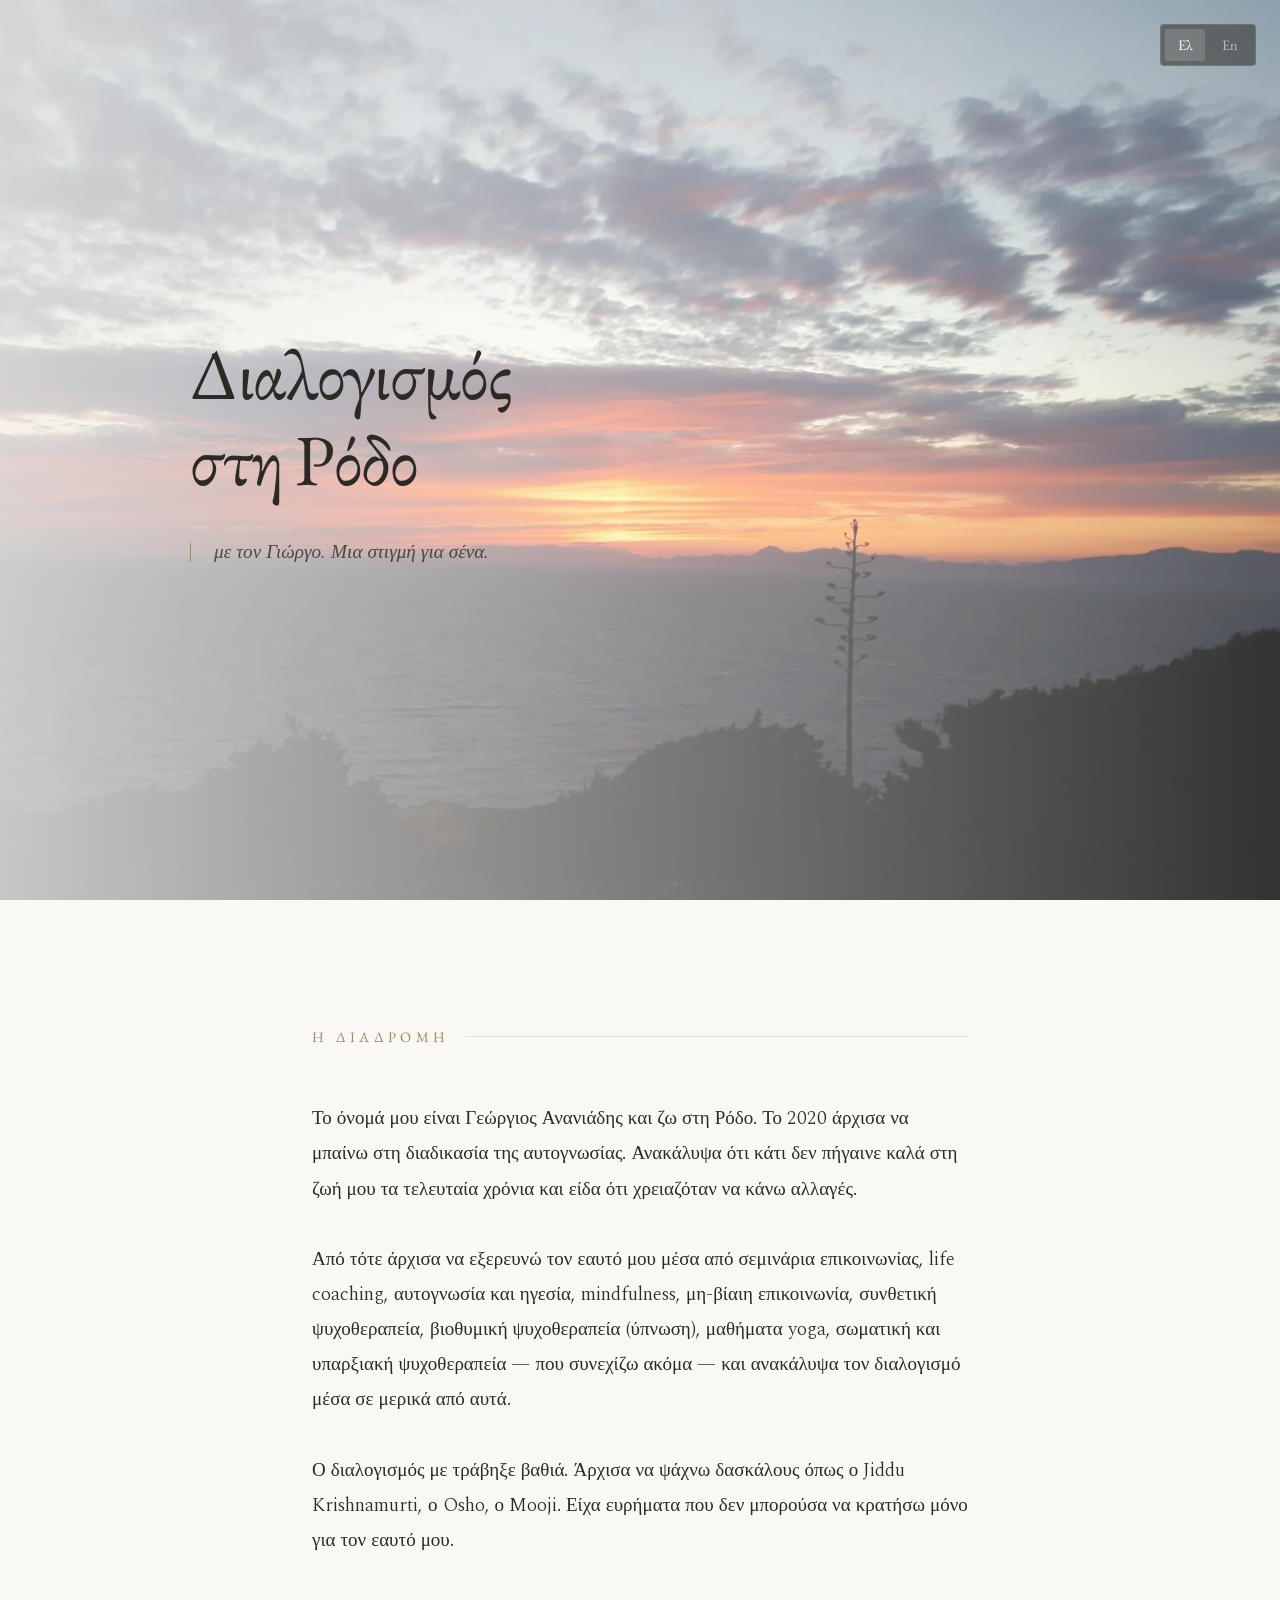
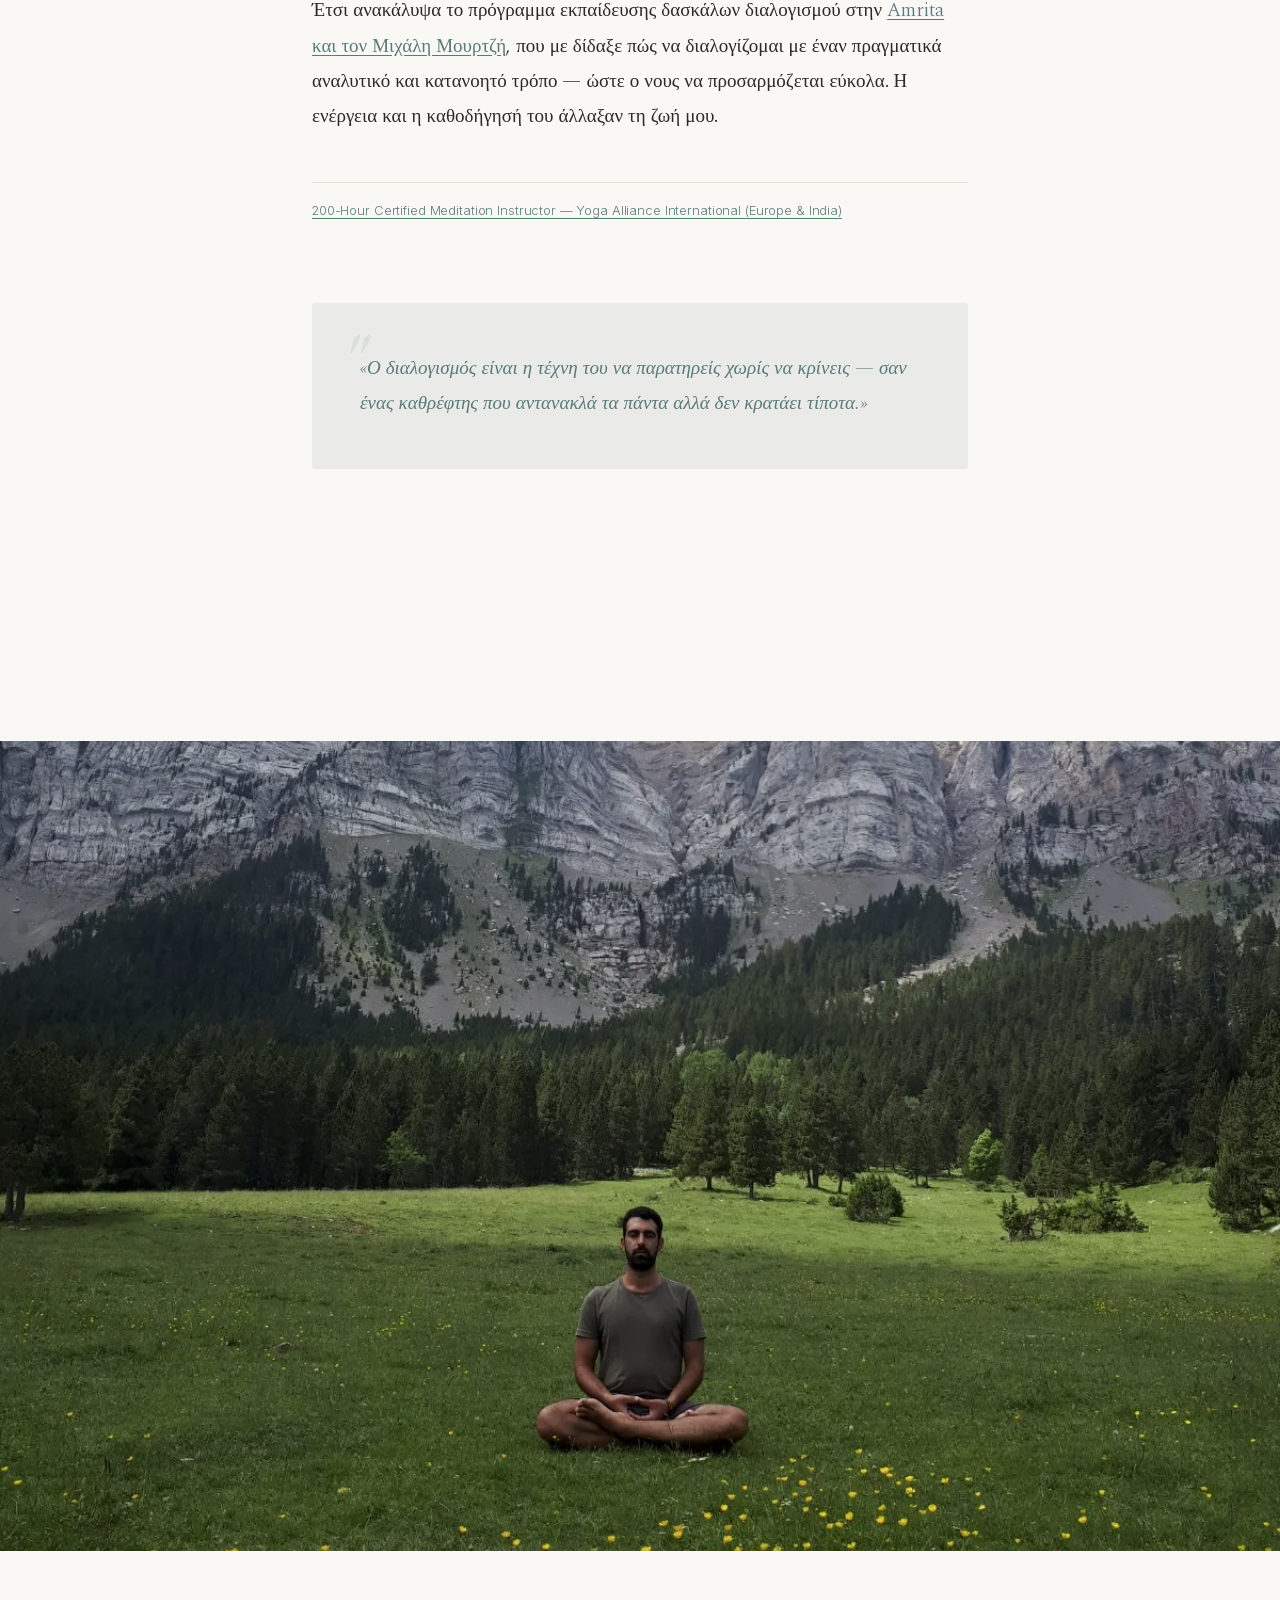
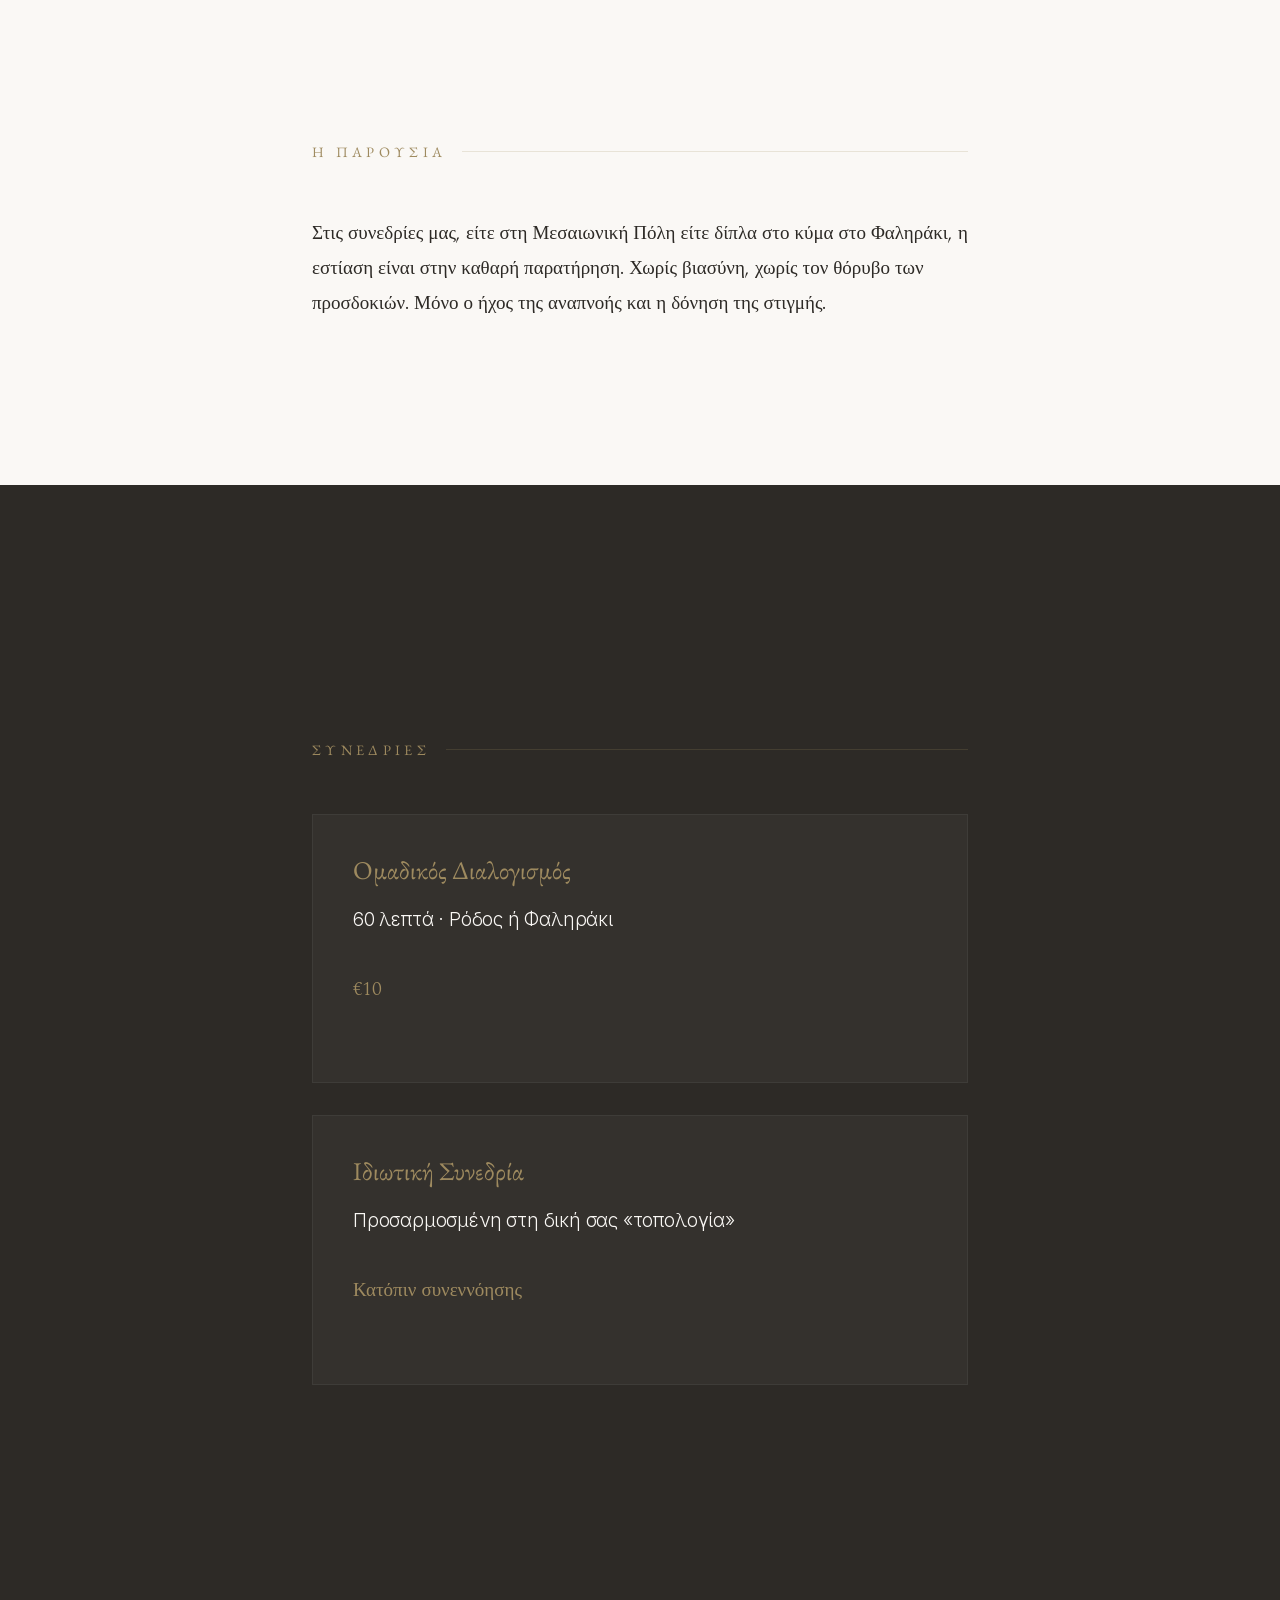
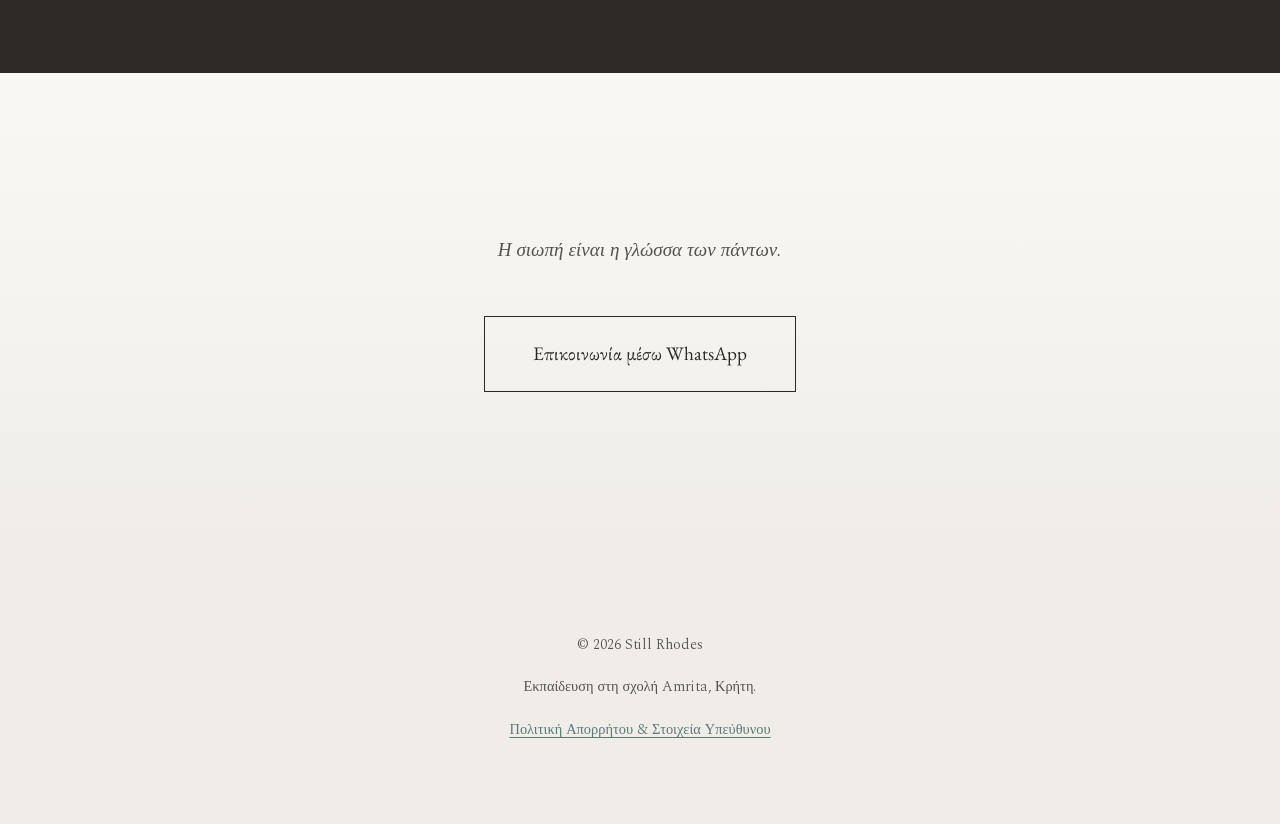
<file: index.html>
<!DOCTYPE html>
<html lang="el">
<head>
    <meta charset="UTF-8">
    <meta name="viewport" content="width=device-width, initial-scale=1.0">

    <!-- Security: CSP via meta (GitHub Pages doesn't let us set HTTP headers).
         'unsafe-inline' is required for the pre-paint lang gate and the
         inline onclick handlers on .lang-btn. Tighten by refactoring those
         to addEventListener + a hashed inline script if we ever do a build step. -->
    <meta http-equiv="Content-Security-Policy" content="default-src 'self'; script-src 'self' 'unsafe-inline'; style-src 'self' 'unsafe-inline'; font-src 'self'; img-src 'self' data:; connect-src 'self'; frame-src 'none'; object-src 'none'; base-uri 'self'; form-action 'self'; upgrade-insecure-requests">
    <meta name="referrer" content="strict-origin-when-cross-origin">

    <!-- Pre-paint language gate: must run before stylesheet so the right
         language is visible to first paint and to crawlers fetching ?lang=en. -->
    <script>
    (function(){
      try {
        var p = new URLSearchParams(location.search).get('lang');
        var s = localStorage.getItem('lang');
        var lang = (p === 'en' || p === 'el') ? p : (s === 'en' || s === 'el') ? s : 'el';
        document.documentElement.lang = lang;
        document.documentElement.dataset.lang = lang;
      } catch(e){}
    })();
    </script>

    <!-- SEO & Metadata -->
    <title>Still Rhodes — Διαλογισμός στη Ρόδο με τον Γιώργο</title>
    <meta name="description" content="Εξερευνήστε τη σιωπή και τη διαφάνεια του νου. Μαθήματα διαλογισμού στη Ρόδο, ομαδικές και ιδιωτικές συνεδρίες στη Μεσαιωνική Πόλη και το Φαληράκι.">
    <link rel="canonical" href="https://stillrhodes.com/">
    <link rel="alternate" hreflang="el" href="https://stillrhodes.com/">
    <link rel="alternate" hreflang="en" href="https://stillrhodes.com/?lang=en">
    <link rel="alternate" hreflang="x-default" href="https://stillrhodes.com/">

    <!-- Open Graph -->
    <meta property="og:url" content="https://stillrhodes.com/">
    <meta property="og:title" content="Still Rhodes — Διαλογισμός με τον Γιώργο">
    <meta property="og:description" content="Μια πρόσκληση στην παρουσία.">
    <meta property="og:type" content="website">
    <meta property="og:image" content="https://stillrhodes.com/photos/sunset.jpeg">
    <meta property="og:image:width" content="1600">
    <meta property="og:image:height" content="1200">

    <!-- Twitter Card -->
    <meta name="twitter:card" content="summary_large_image">
    <meta name="twitter:title" content="Still Rhodes — Διαλογισμός με τον Γιώργο">
    <meta name="twitter:description" content="Μια πρόσκληση στην παρουσία.">
    <meta name="twitter:image" content="https://stillrhodes.com/photos/sunset.jpeg">

    <!-- Mobile -->
    <meta name="theme-color" content="#faf8f5">

    <!-- Icons -->
    <link rel="icon" type="image/svg+xml" href="favicon.svg">
    <link rel="apple-touch-icon" href="/apple-touch-icon.png">

    <!-- Hero LCP preload -->
    <link rel="preload" as="image" href="photos/sunset-1600.webp" type="image/webp" fetchpriority="high" media="(min-width: 800px)">
    <link rel="preload" as="image" href="photos/sunset-800.webp" type="image/webp" fetchpriority="high" media="(max-width: 799px)">

    <!-- LCP-critical font: EB Garamond Greek subset (h1 "Διαλογισμός στη Ρόδο") -->
    <link rel="preload" as="font" type="font/woff2" href="fonts/eb-garamond-greek.woff2" crossorigin>

    <!-- Fonts: all self-hosted via @font-face in style.css. No third-party CDNs. -->

    <!-- Styles -->
    <link rel="stylesheet" href="style.css">

    <!-- Structured data -->
    <script type="application/ld+json">
    {
      "@context": "https://schema.org",
      "@graph": [
        {
          "@type": "WebSite",
          "@id": "https://stillrhodes.com/#website",
          "url": "https://stillrhodes.com/",
          "name": "Still Rhodes",
          "inLanguage": ["el", "en"],
          "publisher": { "@id": "https://stillrhodes.com/#business" }
        },
        {
          "@type": "Person",
          "@id": "https://stillrhodes.com/#george",
          "name": "Γεώργιος Ανανιάδης",
          "alternateName": "George Ananiadis",
          "jobTitle": "Certified Meditation Teacher",
          "url": "https://stillrhodes.com/",
          "image": "https://stillrhodes.com/photos/george-cataluna.jpeg",
          "knowsLanguage": ["el", "en"],
          "sameAs": [
            "https://www.yogaallianceinternationaleurope.org/greece/rhodes/200-hour-certified-yoga-teacher/georgios-ananiadis",
            "https://wa.me/306946138241"
          ],
          "worksFor": { "@id": "https://stillrhodes.com/#business" },
          "address": {
            "@type": "PostalAddress",
            "addressLocality": "Rhodes",
            "addressRegion": "South Aegean",
            "addressCountry": "GR"
          },
          "hasCredential": {
            "@type": "EducationalOccupationalCredential",
            "name": "200-Hour Certified Meditation Instructor",
            "credentialCategory": "Certificate",
            "url": "https://www.yogaallianceinternationaleurope.org/greece/rhodes/200-hour-certified-yoga-teacher/georgios-ananiadis",
            "recognizedBy": {
              "@type": "Organization",
              "name": "Yoga Alliance International (Europe & India)",
              "url": "https://www.yogaallianceinternationaleurope.org/"
            }
          },
          "alumniOf": {
            "@type": "EducationalOrganization",
            "name": "Amrita School of Meditation",
            "location": { "@type": "Place", "name": "Crete, Greece" }
          }
        },
        {
          "@type": "LocalBusiness",
          "@id": "https://stillrhodes.com/#business",
          "name": "Still Rhodes",
          "description": "Meditation classes and private sessions in Rhodes, Greece — in the Medieval Town and by the sea in Faliraki.",
          "url": "https://stillrhodes.com/",
          "image": [
            "https://stillrhodes.com/photos/sunset.jpeg",
            "https://stillrhodes.com/photos/george-cataluna.jpeg"
          ],
          "telephone": "+306946138241",
          "priceRange": "€",
          "availableLanguage": ["el", "en"],
          "address": {
            "@type": "PostalAddress",
            "addressLocality": "Rhodes",
            "addressRegion": "South Aegean",
            "addressCountry": "GR"
          },
          "areaServed": [
            { "@type": "Place", "name": "Rhodes" },
            { "@type": "Place", "name": "Faliraki" }
          ],
          "founder": { "@id": "https://stillrhodes.com/#george" },
          "makesOffer": [
            { "@id": "https://stillrhodes.com/#group-session" },
            { "@id": "https://stillrhodes.com/#private-session" }
          ]
        },
        {
          "@type": "Service",
          "@id": "https://stillrhodes.com/#group-session",
          "name": "Group Meditation",
          "alternateName": "Ομαδικός Διαλογισμός",
          "description": "60-minute guided group meditation in Rhodes or Faliraki.",
          "serviceType": "Meditation instruction",
          "provider": { "@id": "https://stillrhodes.com/#business" },
          "areaServed": [
            { "@type": "Place", "name": "Rhodes" },
            { "@type": "Place", "name": "Faliraki" }
          ],
          "offers": {
            "@type": "Offer",
            "price": "10",
            "priceCurrency": "EUR",
            "availability": "https://schema.org/InStock"
          }
        },
        {
          "@type": "Service",
          "@id": "https://stillrhodes.com/#private-session",
          "name": "Private Meditation Session",
          "alternateName": "Ιδιωτική Συνεδρία",
          "description": "Private session tailored to the individual practitioner. Pricing on request.",
          "serviceType": "Meditation instruction",
          "provider": { "@id": "https://stillrhodes.com/#business" },
          "offers": {
            "@type": "Offer",
            "priceSpecification": {
              "@type": "PriceSpecification",
              "priceCurrency": "EUR",
              "description": "Upon arrangement"
            },
            "availability": "https://schema.org/InStock"
          }
        }
      ]
    }
    </script>
</head>
<body class="lang-el">

    <nav class="lang-toggle" aria-label="Language">
        <button class="lang-btn active" data-lang="el" aria-pressed="true" onclick="setLang('el')">Ελ</button>
        <button class="lang-btn" data-lang="en" aria-pressed="false" onclick="setLang('en')">En</button>
    </nav>

    <header class="hero">
        <picture class="hero-bg">
            <source type="image/webp"
                    srcset="photos/sunset-800.webp 800w, photos/sunset-1600.webp 1600w"
                    sizes="100vw">
            <img src="photos/sunset.jpeg" alt="" width="1600" height="1200"
                 fetchpriority="high" decoding="async">
        </picture>
        <div class="hero-content">
            <h1>
                <span data-lang="el">Διαλογισμός<br>στη Ρόδο</span>
                <span data-lang="en">Meditation<br>in Rhodes</span>
            </h1>
            <p class="intro">
                <span data-lang="el">με τον Γιώργο. Μια στιγμή για σένα.</span>
                <span data-lang="en">with Giorgos. A moment for yourself.</span>
            </p>
        </div>
    </header>

    <main>
        <section class="chapter">
            <h2>
                <span data-lang="el">Η Διαδρομή</span>
                <span data-lang="en">The Journey</span>
            </h2>
            
            <div data-lang="el">
                <p>Το όνομά μου είναι Γεώργιος Ανανιάδης και ζω στη Ρόδο. Το 2020 άρχισα να μπαίνω στη διαδικασία της αυτογνωσίας. Ανακάλυψα ότι κάτι δεν πήγαινε καλά στη ζωή μου τα τελευταία χρόνια και είδα ότι χρειαζόταν να κάνω αλλαγές.</p>
                <p>Από τότε άρχισα να εξερευνώ τον εαυτό μου μέσα από σεμινάρια επικοινωνίας, life coaching, αυτογνωσία και ηγεσία, mindfulness, μη-βίαιη επικοινωνία, συνθετική ψυχοθεραπεία, βιοθυμική ψυχοθεραπεία (ύπνωση), μαθήματα yoga, σωματική και υπαρξιακή ψυχοθεραπεία — που συνεχίζω ακόμα — και ανακάλυψα τον διαλογισμό μέσα σε μερικά από αυτά.</p>
                <p>Ο διαλογισμός με τράβηξε βαθιά. Άρχισα να ψάχνω δασκάλους όπως ο Jiddu Krishnamurti, ο Osho, ο Mooji. Είχα ευρήματα που δεν μπορούσα να κρατήσω μόνο για τον εαυτό μου.</p>
                <p>Έτσι ανακάλυψα το πρόγραμμα εκπαίδευσης δασκάλων διαλογισμού στην <a href="https://www.amrita.gr/" target="_blank" rel="noopener noreferrer" class="text-link">Amrita και τον Μιχάλη Μουρτζή</a>, που με δίδαξε πώς να διαλογίζομαι με έναν πραγματικά αναλυτικό και κατανοητό τρόπο — ώστε ο νους να προσαρμόζεται εύκολα. Η ενέργεια και η καθοδήγησή του άλλαξαν τη ζωή μου.</p>
            </div>

            <div data-lang="en">
                <p>My name is George Ananiadis and I live in Rhodes Greece. I have started to enter into selfknowledge on 2020. I discovered that something was off with my life the past years and I saw that I need to make some changes.</p>
                <p>Since then I have entered into exploring myself through communication seminars, life coaching, self knowledge and leadership seminars, mindfulness seminars, non violent communication seminars, synthetic psychotherapy, biothymic psychotherapy (hypnosis), yoga classes, somatic and existential psychotherapy (which I still continue) and discovered meditation into some of the above.</p>
                <p>I got really interested in meditation and started to search about it in some famous teachers like Jiddu Krishnamurti, Osho, Mooji etc. I had some really interesting and liberational findings.</p>
                <p>So, I knew I can't keep them just for myself and I discovered the meditation teachers programme in <a href="https://www.amrita.gr/" target="_blank" rel="noopener noreferrer" class="text-link">Amrita and Michalis Mourtzis</a>, who taught me how to really meditate using a very analytical and understandable way, so it was easy for my mind to adapt, plus his unique energy and guidance who are life changing for me.</p>
            </div>

            <div class="certification inter">
                <p><a href="https://www.yogaallianceinternationaleurope.org/greece/rhodes/200-hour-certified-yoga-teacher/georgios-ananiadis?from=badge" target="_blank" rel="noopener noreferrer" class="text-link">200-Hour Certified Meditation Instructor — Yoga Alliance International (Europe & India)</a></p>
            </div>

            <aside class="aside">
                <span data-lang="el">«Ο διαλογισμός είναι η τέχνη του να παρατηρείς χωρίς να κρίνεις — σαν ένας καθρέφτης που αντανακλά τα πάντα αλλά δεν κρατάει τίποτα.»</span>
                <span data-lang="en">"Meditation is the art of observing without judging — like a mirror that reflects everything but holds onto nothing."</span>
            </aside>
        </section>

        <section class="image-break">
            <picture>
                <source type="image/webp"
                        srcset="photos/george-cataluna-800.webp 800w, photos/george-cataluna-1600.webp 1600w"
                        sizes="100vw">
                <img src="photos/george-cataluna.jpeg" alt="" width="1200" height="1600"
                     loading="lazy" decoding="async">
            </picture>
        </section>

        <section class="chapter">
            <h2>
                <span data-lang="el">Η Παρουσία</span>
                <span data-lang="en">The Presence</span>
            </h2>
            
            <div data-lang="el">
                <p>Στις συνεδρίες μας, είτε στη Μεσαιωνική Πόλη είτε δίπλα στο κύμα στο Φαληράκι, η εστίαση είναι στην καθαρή παρατήρηση. Χωρίς βιασύνη, χωρίς τον θόρυβο των προσδοκιών. Μόνο ο ήχος της αναπνοής και η δόνηση της στιγμής.</p>
            </div>
            
            <div data-lang="en">
                <p>In our sessions, whether in the Medieval Town or by the waves in Faliraki, the focus is on pure observation. No rush, no noise of expectations. Only the sound of breath and the vibration of the moment.</p>
            </div>
        </section>

        <section class="sessions-chapter">
            <div class="chapter">
                <h2 class="sessions-title">
                    <span data-lang="el">Συνεδρίες</span>
                    <span data-lang="en">Sessions</span>
                </h2>
                
                <div class="session-card">
                    <h3>
                        <span data-lang="el">Ομαδικός Διαλογισμός</span>
                        <span data-lang="en">Group Meditation</span>
                    </h3>
                    <p class="inter">
                        <span data-lang="el">60 λεπτά · Ρόδος ή Φαληράκι</span>
                        <span data-lang="en">60 minutes · Rhodes or Faliraki</span>
                    </p>
                    <p class="session-price">€10</p>
                </div>

                <div class="session-card">
                    <h3>
                        <span data-lang="el">Ιδιωτική Συνεδρία</span>
                        <span data-lang="en">Private Session</span>
                    </h3>
                    <p class="inter">
                        <span data-lang="el">Προσαρμοσμένη στη δική σας «τοπολογία»</span>
                        <span data-lang="en">Tailored to your own "topology"</span>
                    </p>
                    <p class="session-price">
                        <span data-lang="el">Κατόπιν συνεννόησης</span>
                        <span data-lang="en">Upon arrangement</span>
                    </p>
                </div>
            </div>
        </section>

        <section class="contact-section">
            <p class="contact-tagline">
                <span data-lang="el">Η σιωπή είναι η γλώσσα των πάντων.</span>
                <span data-lang="en">Silence is the language of everything.</span>
            </p>
            <a href="https://wa.me/306946138241" target="_blank" rel="noopener noreferrer" class="whatsapp-btn">
                <span data-lang="el">Επικοινωνία μέσω WhatsApp</span>
                <span data-lang="en">Contact via WhatsApp</span>
            </a>
        </section>
    </main>

    <footer class="site-footer">
        <p>© 2026 Still Rhodes</p>
        <p class="footer-sub">
            <span data-lang="el">Εκπαίδευση στη σχολή Amrita, Κρήτη.</span>
            <span data-lang="en">Trained at Amrita School, Crete.</span>
        </p>
        <p class="footer-sub">
            <a href="/privacy" class="text-link">
                <span data-lang="el">Πολιτική Απορρήτου & Στοιχεία Υπεύθυνου</span>
                <span data-lang="en">Privacy Policy & Imprint</span>
            </a>
        </p>
    </footer>

    <script>
        function setLang(lang) {
            document.documentElement.lang = lang;
            document.documentElement.dataset.lang = lang;
            document.body.className = 'lang-' + lang;
            try { localStorage.setItem('lang', lang); } catch (e) {}
            document.querySelectorAll('.lang-btn').forEach(btn => {
                const active = btn.dataset.lang === lang;
                btn.classList.toggle('active', active);
                btn.setAttribute('aria-pressed', active ? 'true' : 'false');
            });
        }

        // Sync UI to whatever the pre-paint script (in <head>) decided.
        setLang(document.documentElement.dataset.lang || 'el');


        // Scroll-reveal: only hide elements below the initial viewport.
        // Above-fold stays visible so crawlers, link-preview bots, and
        // non-scrolling users see content without waiting on scroll.
        if (!window.matchMedia('(prefers-reduced-motion: reduce)').matches) {
            const observer = new IntersectionObserver((entries) => {
                entries.forEach(entry => {
                    if (entry.isIntersecting) {
                        entry.target.classList.add('is-revealed');
                        setTimeout(() => {
                            entry.target.classList.remove('pre-reveal', 'is-revealed');
                        }, 850);
                        observer.unobserve(entry.target);
                    }
                });
            }, { threshold: 0.05, rootMargin: '0px 0px -40px 0px' });

            document.querySelectorAll('.chapter, .session-card').forEach(el => {
                if (el.getBoundingClientRect().top >= window.innerHeight) {
                    el.classList.add('pre-reveal');
                    observer.observe(el);
                }
            });
        }
    </script>
</body>
</html>
</file>
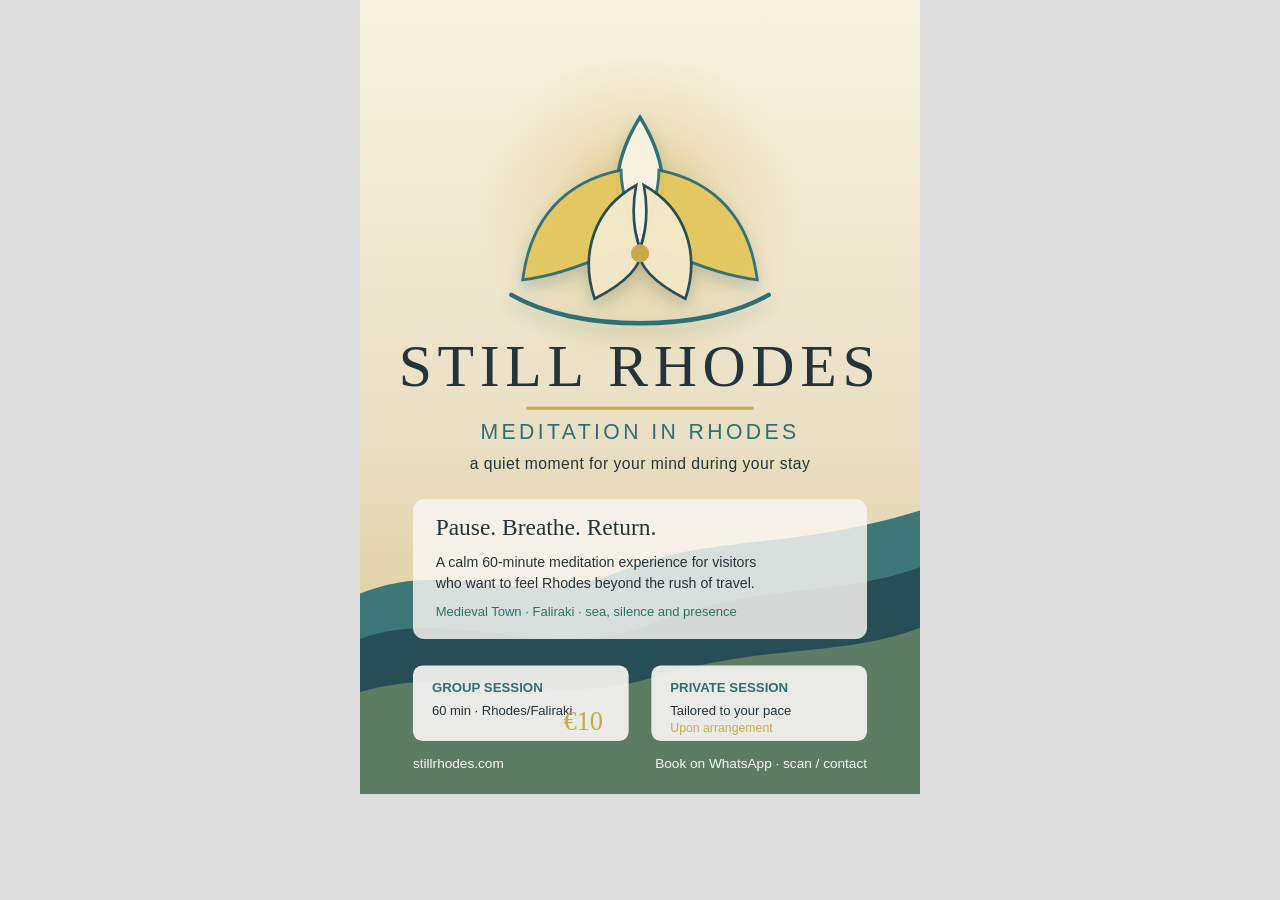
<file: stillrhodes-flyers/index.html>
<!doctype html>
<html lang="el">
<head>
<meta charset="utf-8">
<title>Still Rhodes A5 Flyer</title>
<style>
  @page { size: A5; margin: 0; }
  html, body { margin:0; background:#ddd; }
  .page { width:148mm; height:210mm; margin:0 auto; background:white; }
  svg { width:148mm; height:210mm; display:block; }
</style>
</head>
<body>
<div class="page">
  <img src="stillrhodes-a5-lotus.svg" alt="Still Rhodes A5 flyer">
</div>
</body>
</html>
</file>
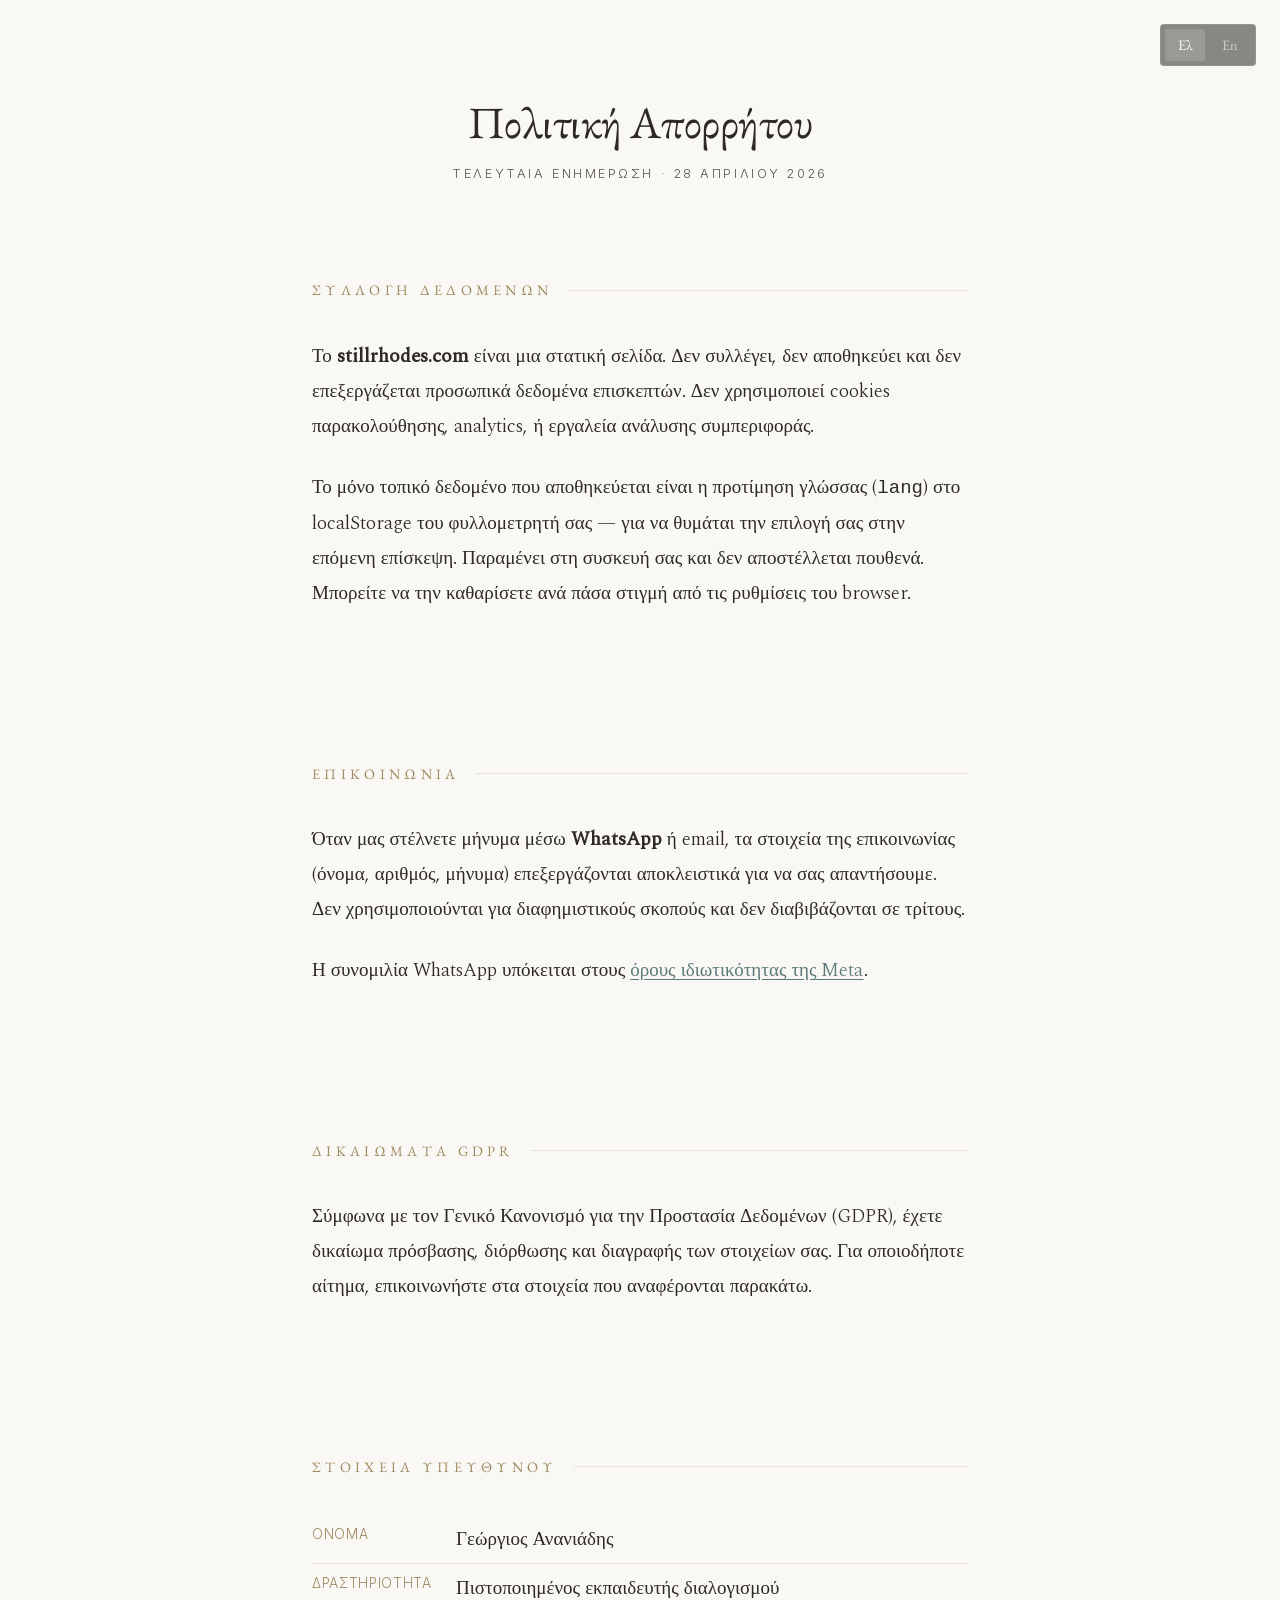
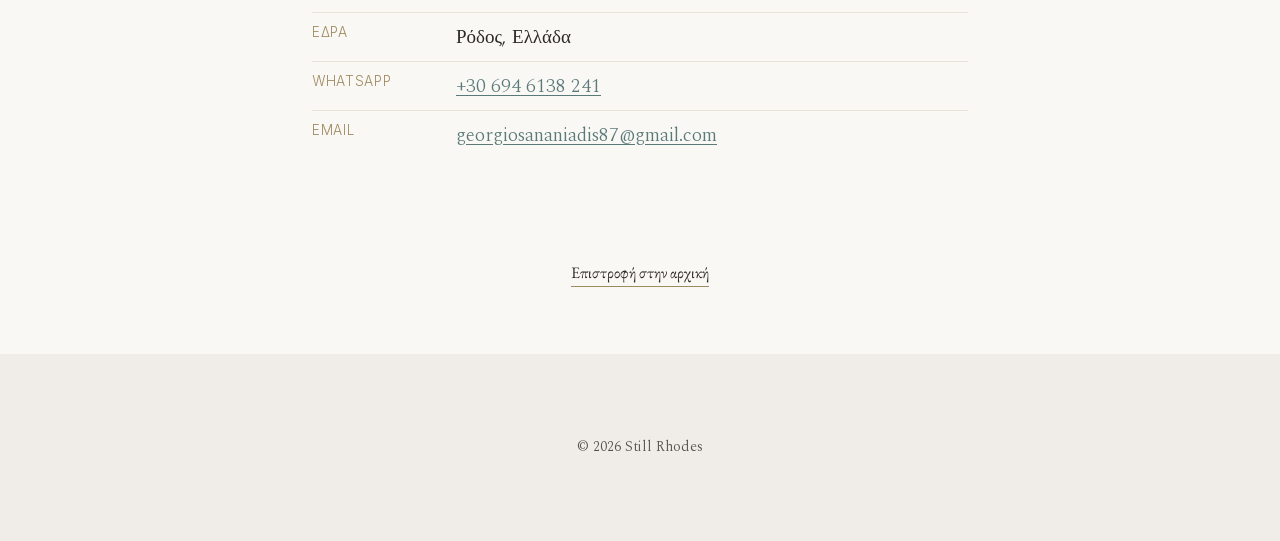
<file: privacy.html>
<!DOCTYPE html>
<html lang="el">
<head>
    <meta charset="UTF-8">
    <meta name="viewport" content="width=device-width, initial-scale=1.0">

    <meta http-equiv="Content-Security-Policy" content="default-src 'self'; script-src 'self' 'unsafe-inline'; style-src 'self' 'unsafe-inline'; font-src 'self'; img-src 'self' data:; connect-src 'self'; frame-src 'none'; object-src 'none'; base-uri 'self'; form-action 'self'; upgrade-insecure-requests">
    <meta name="referrer" content="strict-origin-when-cross-origin">

    <script>
    (function(){
      try {
        var p = new URLSearchParams(location.search).get('lang');
        var s = localStorage.getItem('lang');
        var lang = (p === 'en' || p === 'el') ? p : (s === 'en' || s === 'el') ? s : 'el';
        document.documentElement.lang = lang;
        document.documentElement.dataset.lang = lang;
      } catch(e){}
    })();
    </script>

    <title>Πολιτική Απορρήτου · Privacy — Still Rhodes</title>
    <meta name="description" content="Πολιτική απορρήτου και στοιχεία επικοινωνίας για το Still Rhodes.">
    <link rel="canonical" href="https://stillrhodes.com/privacy">
    <link rel="alternate" hreflang="el" href="https://stillrhodes.com/privacy">
    <link rel="alternate" hreflang="en" href="https://stillrhodes.com/privacy?lang=en">
    <link rel="alternate" hreflang="x-default" href="https://stillrhodes.com/privacy">

    <meta name="theme-color" content="#faf8f5">
    <link rel="icon" type="image/svg+xml" href="favicon.svg">
    <link rel="apple-touch-icon" href="/apple-touch-icon.png">

    <link rel="preload" as="font" type="font/woff2" href="fonts/eb-garamond-greek.woff2" crossorigin>

    <link rel="stylesheet" href="style.css">

    <style>
      .legal-header {
        padding: 6rem var(--safe-padding) 2rem;
        max-width: 720px;
        margin: 0 auto;
        text-align: center;
      }
      .legal-header h1 {
        font-size: clamp(2rem, 5vw, 2.8rem);
        margin-bottom: 0.75rem;
        letter-spacing: -0.01em;
      }
      .legal-header .updated {
        font-family: 'Inter', sans-serif;
        font-size: 0.8rem;
        letter-spacing: 0.2em;
        text-transform: uppercase;
        color: var(--muted);
      }
      .legal .chapter { padding-top: 4rem; padding-bottom: 4rem; }
      .legal .chapter h2 { margin-bottom: 2.5rem; }
      .legal .chapter p { margin-bottom: 1.6rem; }
      .legal .chapter ul {
        list-style: none;
        margin: 0 0 2rem;
      }
      .legal .chapter ul li {
        padding: 0.4rem 0;
        border-bottom: 1px solid var(--gold-muted);
        display: flex;
        gap: 1rem;
      }
      .legal .chapter ul li:last-child { border-bottom: none; }
      .legal .chapter ul li .label {
        font-family: 'Inter', sans-serif;
        font-size: 0.85rem;
        letter-spacing: 0.05em;
        text-transform: uppercase;
        color: var(--gold);
        min-width: 8rem;
      }
      .home-link {
        font-family: 'EB Garamond', serif;
        font-size: 1rem;
        color: var(--warm-black);
        text-decoration: none;
        border-bottom: 1px solid var(--gold);
        padding-bottom: 0.2rem;
        transition: color var(--transition-med);
      }
      .home-link:hover { color: var(--gold); }
      .legal-footer-link {
        max-width: 720px;
        margin: 0 auto 4rem;
        padding: 0 var(--safe-padding);
        text-align: center;
      }
      @media (max-width: 768px) {
        .legal-header { padding: 4rem var(--safe-padding) 1rem; }
        .legal .chapter ul li { flex-direction: column; gap: 0.25rem; }
        .legal .chapter ul li .label { min-width: 0; }
      }
    </style>
</head>
<body class="lang-el">

    <nav class="lang-toggle" aria-label="Language">
        <button class="lang-btn active" data-lang="el" aria-pressed="true" onclick="setLang('el')">Ελ</button>
        <button class="lang-btn" data-lang="en" aria-pressed="false" onclick="setLang('en')">En</button>
    </nav>

    <header class="legal-header">
        <h1>
            <span data-lang="el">Πολιτική Απορρήτου</span>
            <span data-lang="en">Privacy Policy</span>
        </h1>
        <p class="updated">
            <span data-lang="el">Τελευταία ενημέρωση · 28 Απριλίου 2026</span>
            <span data-lang="en">Last updated · 28 April 2026</span>
        </p>
    </header>

    <main class="legal">

        <section class="chapter">
            <h2>
                <span data-lang="el">Συλλογή Δεδομένων</span>
                <span data-lang="en">Data Collection</span>
            </h2>
            <div data-lang="el">
                <p>Το <strong>stillrhodes.com</strong> είναι μια στατική σελίδα. Δεν συλλέγει, δεν αποθηκεύει και δεν επεξεργάζεται προσωπικά δεδομένα επισκεπτών. Δεν χρησιμοποιεί cookies παρακολούθησης, analytics, ή εργαλεία ανάλυσης συμπεριφοράς.</p>
                <p>Το μόνο τοπικό δεδομένο που αποθηκεύεται είναι η προτίμηση γλώσσας (<code>lang</code>) στο localStorage του φυλλομετρητή σας — για να θυμάται την επιλογή σας στην επόμενη επίσκεψη. Παραμένει στη συσκευή σας και δεν αποστέλλεται πουθενά. Μπορείτε να την καθαρίσετε ανά πάσα στιγμή από τις ρυθμίσεις του browser.</p>
            </div>
            <div data-lang="en">
                <p><strong>stillrhodes.com</strong> is a static site. It does not collect, store, or process personal visitor data. It uses no tracking cookies, no analytics, and no behavioural tools.</p>
                <p>The only local datum stored is your language preference (<code>lang</code>) in your browser's localStorage — so the site remembers your choice on return visits. It stays on your device and is not transmitted. You can clear it at any time via your browser settings.</p>
            </div>
        </section>

        <section class="chapter">
            <h2>
                <span data-lang="el">Επικοινωνία</span>
                <span data-lang="en">Contact</span>
            </h2>
            <div data-lang="el">
                <p>Όταν μας στέλνετε μήνυμα μέσω <strong>WhatsApp</strong> ή email, τα στοιχεία της επικοινωνίας (όνομα, αριθμός, μήνυμα) επεξεργάζονται αποκλειστικά για να σας απαντήσουμε. Δεν χρησιμοποιούνται για διαφημιστικούς σκοπούς και δεν διαβιβάζονται σε τρίτους.</p>
                <p>Η συνομιλία WhatsApp υπόκειται στους <a href="https://www.whatsapp.com/legal/privacy-policy" target="_blank" rel="noopener noreferrer" class="text-link">όρους ιδιωτικότητας της Meta</a>.</p>
            </div>
            <div data-lang="en">
                <p>When you message us via <strong>WhatsApp</strong> or email, your contact details (name, number, message) are used solely to reply. They are not used for marketing and are not shared with third parties.</p>
                <p>WhatsApp conversations fall under <a href="https://www.whatsapp.com/legal/privacy-policy" target="_blank" rel="noopener noreferrer" class="text-link">Meta's privacy terms</a>.</p>
            </div>
        </section>

        <section class="chapter">
            <h2>
                <span data-lang="el">Δικαιώματα GDPR</span>
                <span data-lang="en">GDPR Rights</span>
            </h2>
            <div data-lang="el">
                <p>Σύμφωνα με τον Γενικό Κανονισμό για την Προστασία Δεδομένων (GDPR), έχετε δικαίωμα πρόσβασης, διόρθωσης και διαγραφής των στοιχείων σας. Για οποιοδήποτε αίτημα, επικοινωνήστε στα στοιχεία που αναφέρονται παρακάτω.</p>
            </div>
            <div data-lang="en">
                <p>Under the General Data Protection Regulation (GDPR), you have the right to access, correct, and delete your information. For any request, contact us using the details below.</p>
            </div>
        </section>

        <section class="chapter">
            <h2>
                <span data-lang="el">Στοιχεία Υπεύθυνου</span>
                <span data-lang="en">Imprint</span>
            </h2>
            <ul>
                <li>
                    <span class="label" data-lang="el">Όνομα</span>
                    <span class="label" data-lang="en">Name</span>
                    <span>
                        <span data-lang="el">Γεώργιος Ανανιάδης</span>
                        <span data-lang="en">George Ananiadis</span>
                    </span>
                </li>
                <li>
                    <span class="label" data-lang="el">Δραστηριότητα</span>
                    <span class="label" data-lang="en">Activity</span>
                    <span>
                        <span data-lang="el">Πιστοποιημένος εκπαιδευτής διαλογισμού</span>
                        <span data-lang="en">Certified meditation instructor</span>
                    </span>
                </li>
                <li>
                    <span class="label" data-lang="el">Έδρα</span>
                    <span class="label" data-lang="en">Location</span>
                    <span>
                        <span data-lang="el">Ρόδος, Ελλάδα</span>
                        <span data-lang="en">Rhodes, Greece</span>
                    </span>
                </li>
                <li>
                    <span class="label" data-lang="el">WhatsApp</span>
                    <span class="label" data-lang="en">WhatsApp</span>
                    <span><a href="https://wa.me/306946138241" class="text-link">+30 694 6138 241</a></span>
                </li>
                <li>
                    <span class="label" data-lang="el">Email</span>
                    <span class="label" data-lang="en">Email</span>
                    <span><a href="mailto:georgiosananiadis87@gmail.com" class="text-link">georgiosananiadis87@gmail.com</a></span>
                </li>
            </ul>
        </section>

    </main>

    <p class="legal-footer-link">
        <a href="/" class="home-link">
            <span data-lang="el">Επιστροφή στην αρχική</span>
            <span data-lang="en">Return home</span>
        </a>
    </p>

    <footer class="site-footer">
        <p>© 2026 Still Rhodes</p>
    </footer>

    <script>
        function setLang(lang) {
            document.documentElement.lang = lang;
            document.documentElement.dataset.lang = lang;
            document.body.className = 'lang-' + lang;
            try { localStorage.setItem('lang', lang); } catch (e) {}
            document.querySelectorAll('.lang-btn').forEach(btn => {
                const active = btn.dataset.lang === lang;
                btn.classList.toggle('active', active);
                btn.setAttribute('aria-pressed', active ? 'true' : 'false');
            });
        }
        setLang(document.documentElement.dataset.lang || 'el');
    </script>
</body>
</html>
</file>
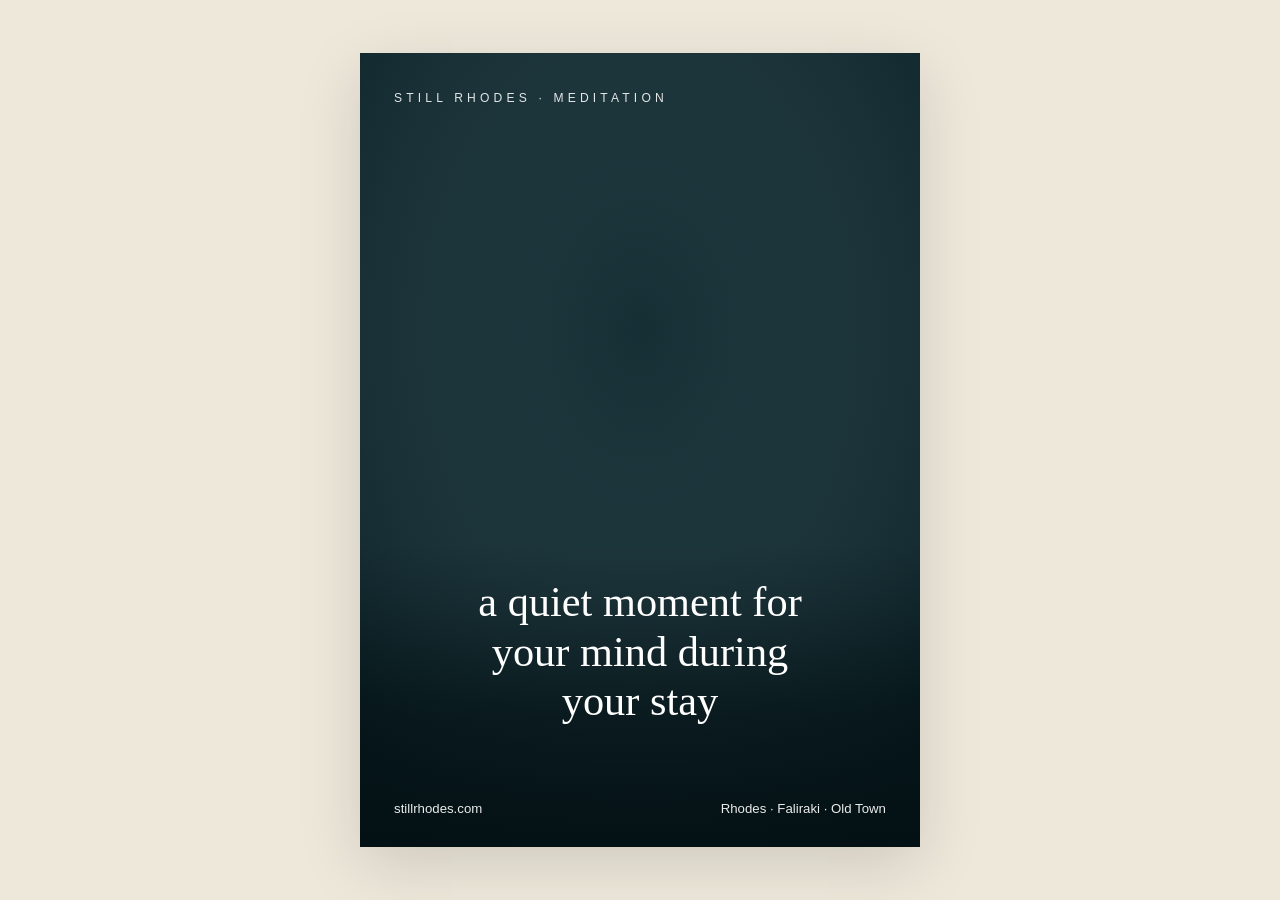
<file: stillrhodes-flyers/front-preview-only.html>
<!doctype html>
<html><head><meta charset="utf-8"><meta name="viewport" content="width=device-width,initial-scale=1"><style>
html,body{margin:0;background:#eee8db;display:grid;place-items:center;min-height:100vh}.page{width:148mm;height:210mm;background:white;box-shadow:0 18px 60px #0002}img{display:block;width:100%;height:100%}
</style></head><body><div class="page"><img src="print-front.svg" alt="Still Rhodes front"></div></body></html>
</file>
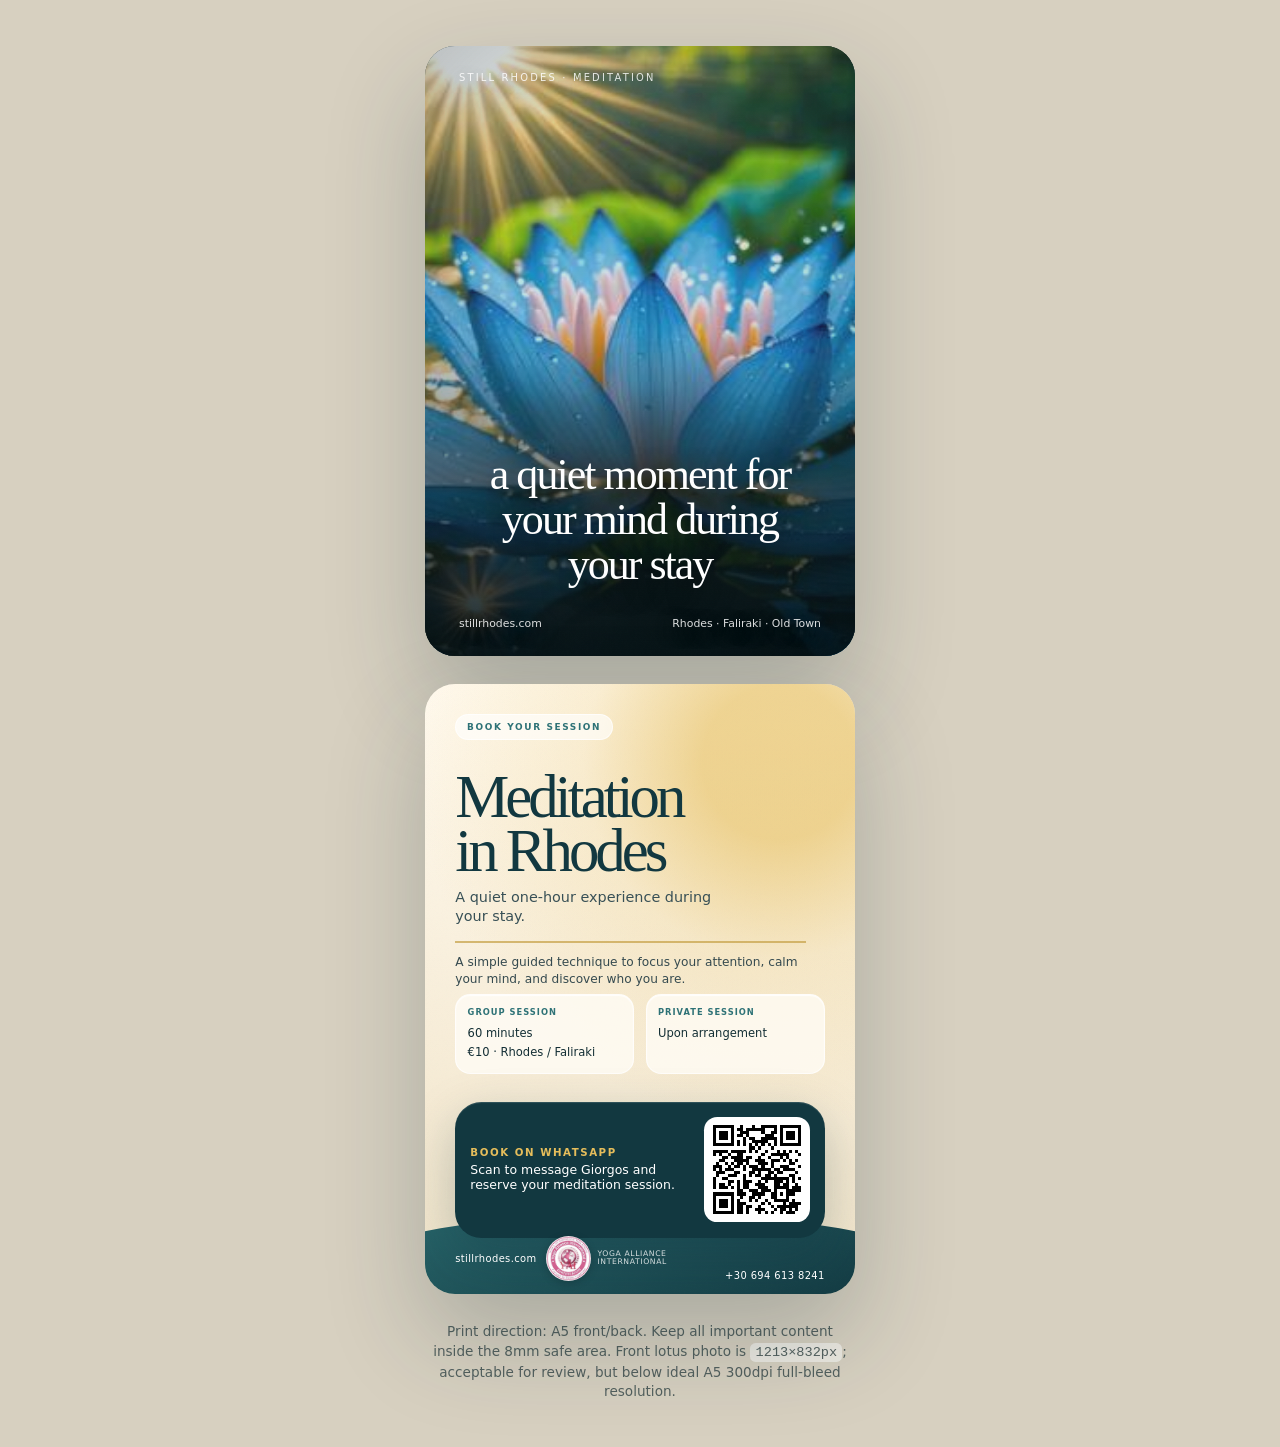
<file: stillrhodes-flyers/polished-double-sided.html>
<!doctype html>
<html lang="en">
<head>
<meta charset="utf-8" />
<meta name="viewport" content="width=device-width, initial-scale=1, viewport-fit=cover" />
<title>Still Rhodes — Double-sided A5 Print Direction</title>
<style>
  @page { size: A5 portrait; margin: 0; }
  :root{
    --paper:#fbf6ea; --ink:#142f35; --deep:#123840; --sea:#2e7276;
    --gold:#c8a44d; --sun:#e5bd5b; --cream:#fffdf7;
  }
  *{box-sizing:border-box}
  body{margin:0;background:#d7d0c0;color:var(--ink);font-family:"Plus Jakarta Sans","Avenir Next",system-ui,sans-serif}
  .stage{min-height:100dvh;display:grid;gap:28px;place-items:center;padding:clamp(14px,4vw,46px)}
  .page{width:min(94vw,430px);aspect-ratio:148/210;position:relative;overflow:hidden;border-radius:30px;background:var(--paper);box-shadow:0 42px 100px rgba(20,47,53,.24);isolation:isolate;break-after:page}
  .page:after{content:"";position:absolute;inset:0;pointer-events:none;opacity:.035;background-image:url("data:image/svg+xml,%3Csvg xmlns='http://www.w3.org/2000/svg' width='140' height='140'%3E%3Cfilter id='n'%3E%3CfeTurbulence baseFrequency='.8' numOctaves='2' stitchTiles='stitch'/%3E%3C/filter%3E%3Crect width='140' height='140' filter='url(%23n)' opacity='.45'/%3E%3C/svg%3E")}

  /* FRONT — lotus image */
  .front-lotus{background:#0b242a;color:white}
  .front-lotus .photo{position:absolute;inset:-3mm;background:url('assets/user-blue-lotus/blue-lotus-user-1.jpeg') center center/cover no-repeat;filter:saturate(.98) contrast(1.06)}
  .front-lotus .shade{position:absolute;inset:0;background:radial-gradient(circle at 50% 34%,rgba(217,247,255,.10) 0 30%,rgba(6,19,22,.36) 100%),linear-gradient(180deg,rgba(3,16,19,.10),rgba(3,16,19,.14) 48%,rgba(3,16,19,.48) 72%,rgba(3,16,19,.90))}
  .front-lotus .mark{position:absolute;top:7mm;left:9mm;font-size:.62rem;letter-spacing:.22em;text-transform:uppercase;color:rgba(255,255,255,.84);text-shadow:0 5px 18px rgba(0,0,0,.45)}
  .front-lotus .quote{position:absolute;left:11mm;right:11mm;bottom:18mm;text-align:center;font-family:"PP Editorial New","Cormorant Garamond",Georgia,serif;font-weight:400;font-size:clamp(1.75rem,7.6vw,2.75rem);line-height:1.02;letter-spacing:-.045em;text-shadow:0 8px 28px rgba(0,0,0,.55)}
  .front-lotus .front-footer{position:absolute;left:9mm;right:9mm;bottom:7mm;display:flex;justify-content:space-between;align-items:center;font-size:.68rem;color:rgba(255,255,255,.86);text-shadow:0 5px 18px rgba(0,0,0,.55)}

  /* BACK — booking first */
  .booking-back{background:linear-gradient(180deg,#fff9ed 0%,#f1e4c9 100%)}
  .booking-back .sunwash{position:absolute;inset:-8%;background:radial-gradient(circle at 78% 18%,rgba(229,189,91,.62) 0 11%,rgba(229,189,91,.18) 28%,transparent 52%)}
  .booking-back .land{position:absolute;left:-8%;right:-8%;bottom:-2%;height:28%;background:linear-gradient(160deg,var(--sea),var(--deep));clip-path:ellipse(72% 55% at 50% 100%)}
  .safe{position:absolute;inset:8mm;z-index:2}
  .eyebrow{display:inline-flex;border-radius:999px;padding:.42rem .68rem;background:rgba(255,255,255,.64);border:1px solid rgba(255,255,255,.72);font-size:.56rem;letter-spacing:.18em;text-transform:uppercase;font-weight:850;color:var(--sea)}
  .booking-back h1{font-family:"PP Editorial New","Cormorant Garamond",Georgia,serif;font-weight:400;font-size:clamp(2.35rem,10.8vw,3.8rem);line-height:.88;letter-spacing:-.065em;margin:8mm 0 3mm;color:var(--deep)}
  .subline{font-size:.9rem;line-height:1.3;color:#385056;max-width:30ch;margin:0 0 4mm}
  .copy-card{padding:1mm 0 0;border-top:2px solid rgba(200,164,77,.75);max-width:95%}
  .copy-card p{margin:2mm 0 0;font-size:.76rem;line-height:1.34;color:#354a4f}
  .offer-row{display:grid;grid-template-columns:1fr 1fr;gap:3mm;margin-top:2mm}
  .offer{min-height:21mm;background:rgba(255,253,247,.78);border-radius:4mm;padding:3mm;box-shadow:inset 0 1px 1px rgba(255,255,255,.8);border:1px solid rgba(255,255,255,.7);overflow:visible}
  .offer b{display:block;font-size:.52rem;letter-spacing:.12em;text-transform:uppercase;color:var(--sea);margin-bottom:1.4mm}.offer span{font-size:.72rem;line-height:1.18;color:var(--ink)}
  .qr-card{position:absolute;left:8mm;right:8mm;bottom:15mm;z-index:3;display:grid;grid-template-columns:1fr 28mm;gap:4mm;align-items:center;padding:4mm;border-radius:7mm;background:var(--deep);color:white;box-shadow:0 18px 50px rgba(18,56,64,.26),inset 0 1px 1px rgba(255,255,255,.14)}
  .qr-card h2{margin:0 0 1.5mm;font-size:.64rem;letter-spacing:.15em;text-transform:uppercase;color:var(--sun)}
  .qr-card p{margin:0;font-size:.78rem;line-height:1.2}.qr-card small{display:none}
  .qr{width:28mm;height:28mm;border-radius:3.5mm;background:#fff;display:grid;place-items:center;padding:1.8mm}.qr img{width:100%;height:100%;object-fit:contain;image-rendering:pixelated}
  .site{position:absolute;left:8mm;right:8mm;bottom:3.5mm;z-index:4;display:flex;justify-content:space-between;align-items:flex-end;color:#fff;font-size:.62rem;letter-spacing:.04em}.site-left{display:flex;align-items:center;gap:2.5mm}.yai-mark{display:flex;align-items:center;gap:1.6mm;color:#fff}.yai-logo{width:12mm;height:12mm;border-radius:50%;object-fit:cover;background:#fff;box-shadow:0 2px 8px rgba(0,0,0,.18)}.yai-text{font-size:.48rem;line-height:1.05;text-transform:uppercase;letter-spacing:.08em;color:rgba(255,255,255,.82)}
  .print-note{max-width:430px;margin:0 auto;color:#53605e;font-size:.85rem;text-align:center;line-height:1.45}.print-note code{background:#fff8;padding:.15rem .32rem;border-radius:.35rem}

  @media (max-width:420px){.stage{padding:8px}.page{width:96vw;border-radius:22px}.offer-row{gap:2.5mm}.offer{padding:3mm}.qr-card{grid-template-columns:1fr 30mm}.qr{width:30mm;height:30mm}.booking-back h1{margin-top:8mm}.subline{font-size:.82rem}.copy-card p{font-size:.72rem}}
  @media print{body{background:white}.stage{display:block;padding:0}.page{width:148mm;height:210mm;aspect-ratio:auto;border-radius:0;box-shadow:none;margin:0}.print-note{display:none}.front-lotus .photo{inset:-3mm}}
</style>
</head>
<body>
<main class="stage">
  <section class="page front-lotus" aria-label="Still Rhodes flyer front — lotus image">
    <div class="photo"></div><div class="shade"></div>
    <div class="mark">Still Rhodes · Meditation</div>
    <div class="quote">a quiet moment for your mind during your stay</div>
    <div class="front-footer"><span>stillrhodes.com</span><span>Rhodes · Faliraki · Old Town</span></div>
  </section>

  <section class="page booking-back" aria-label="Still Rhodes flyer back — booking information">
    <div class="sunwash"></div><div class="land"></div>
    <div class="safe">
      <span class="eyebrow">Book your session</span>
      <h1>Meditation<br>in Rhodes</h1>
      <p class="subline">A quiet one-hour experience during your stay.</p>
      <div class="copy-card">
        <p>A simple guided technique to focus your attention, calm your mind, and discover who you are.</p>
      </div>
      <div class="offer-row">
        <div class="offer"><b>Group session</b><span>60 minutes<br>€10 · Rhodes / Faliraki</span></div>
        <div class="offer"><b>Private session</b><span>Upon arrangement</span></div>
      </div>
    </div>
    <div class="qr-card">
      <div>
        <h2>Book on WhatsApp</h2>
        <p>Scan to message Giorgos and reserve your meditation session.</p>
      </div>
      <div class="qr"><img src="assets/whatsapp-qr.png" alt="Trackable QR for Still Rhodes WhatsApp booking" /></div>
    </div>
    <div class="site"><div class="site-left"><span>stillrhodes.com</span><div class="yai-mark" aria-label="Yoga Alliance International certification"><img class="yai-logo" src="assets/yoga-alliance-international-certification.jpeg" alt="Yoga Alliance International Certification logo"><span class="yai-text">Yoga Alliance<br>International</span></div></div><span>+30 694 613 8241</span></div>
  </section>

  <p class="print-note">Print direction: A5 front/back. Keep all important content inside the 8mm safe area. Front lotus photo is <code>1213×832px</code>; acceptable for review, but below ideal A5 300dpi full-bleed resolution.</p>
</main>
</body>
</html>
</file>
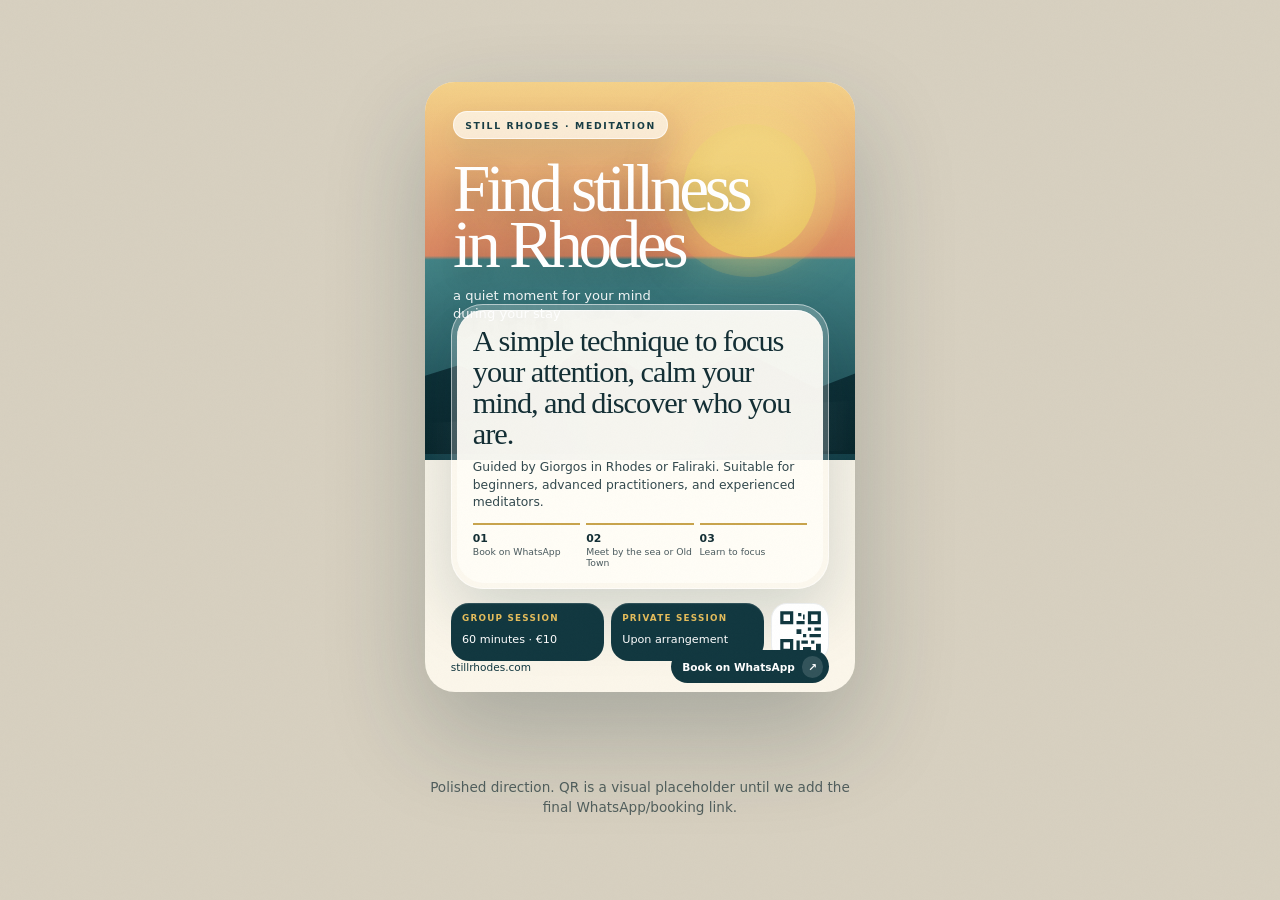
<file: stillrhodes-flyers/polished-flyer.html>
<!doctype html>
<html lang="en">
<head>
<meta charset="utf-8" />
<meta name="viewport" content="width=device-width, initial-scale=1, viewport-fit=cover" />
<title>Still Rhodes — Polished A5 Flyer</title>
<style>
  @page { size: A5 portrait; margin: 0; }
  :root{
    --paper:#fbf6ea; --paper2:#fffdf7; --ink:#142f35; --muted:#5d6c69;
    --deep:#123840; --sea:#2e7276; --sage:#748c67; --gold:#c8a44d; --sun:#e5bd5b; --terracotta:#c9785e;
    --curve:cubic-bezier(.32,.72,0,1);
  }
  *{box-sizing:border-box} html{scroll-behavior:smooth}
  body{margin:0;background:#d7d0c0;color:var(--ink);font-family:"Plus Jakarta Sans","Avenir Next",system-ui,sans-serif;}
  body:before{content:"";position:fixed;inset:0;pointer-events:none;z-index:10;opacity:.045;background-image:url("data:image/svg+xml,%3Csvg xmlns='http://www.w3.org/2000/svg' width='140' height='140'%3E%3Cfilter id='n'%3E%3CfeTurbulence baseFrequency='.8' numOctaves='2' stitchTiles='stitch'/%3E%3C/filter%3E%3Crect width='140' height='140' filter='url(%23n)' opacity='.45'/%3E%3C/svg%3E")}
  .stage{min-height:100dvh;display:grid;place-items:center;padding:clamp(14px,4vw,46px)}
  .page{width:min(94vw,430px);aspect-ratio:148/210;position:relative;overflow:hidden;border-radius:30px;background:var(--paper);box-shadow:0 42px 100px rgba(20,47,53,.24);isolation:isolate;animation:rise 900ms var(--curve) both}
  @keyframes rise{from{opacity:0;transform:translateY(18px) scale(.985)}to{opacity:1;transform:none}}
  .sky{position:absolute;inset:0 0 38% 0;background:linear-gradient(180deg,#f2c76f 0%,#d88663 46%,#438386 47%,#143f48 100%)}
  .sky:after{content:"";position:absolute;inset:0;background:radial-gradient(circle at 76% 25%,rgba(255,232,150,.42) 0 9%,transparent 24%),linear-gradient(180deg,rgba(255,255,255,.18),transparent 42%)}
  .sun{position:absolute;right:9%;top:11%;width:31%;aspect-ratio:1;border-radius:50%;background:var(--sun);box-shadow:0 0 0 20px rgba(229,189,91,.16),0 0 60px rgba(229,189,91,.34)}
  .island{position:absolute;left:-7%;right:-7%;top:34%;height:27%;background:linear-gradient(180deg,#123840,#09262c);clip-path:polygon(0 58%,13% 46%,26% 63%,40% 31%,55% 59%,71% 37%,86% 60%,100% 44%,100% 100%,0 100%)}
  .sea-line{position:absolute;left:0;right:0;top:54%;height:8%;background:linear-gradient(90deg,transparent,rgba(255,255,255,.38),transparent);opacity:.55;transform:skewY(-3deg)}
  .label{position:absolute;top:4.8%;left:6.5%;z-index:2;border-radius:999px;padding:.45rem .7rem;background:rgba(255,253,247,.72);border:1px solid rgba(255,255,255,.68);font-size:.58rem;letter-spacing:.18em;text-transform:uppercase;font-weight:850;color:#183d45;box-shadow:0 12px 30px rgba(18,56,64,.10)}
  .hero{position:absolute;left:6.5%;right:8%;top:13%;z-index:2;color:white;text-shadow:0 10px 30px rgba(0,0,0,.32)}
  .hero h1{font-family:"PP Editorial New","Cormorant Garamond",Georgia,serif;font-weight:400;font-size:clamp(2.55rem,12vw,4.2rem);line-height:.83;letter-spacing:-.065em;margin:0}.hero p{margin:.9rem 0 0;max-width:26ch;font-size:.82rem;line-height:1.35;color:rgba(255,255,255,.92)}
  .panel-shell{position:absolute;left:6%;right:6%;bottom:17%;padding:5px;border-radius:2rem;background:rgba(255,255,255,.22);border:1px solid rgba(255,255,255,.55);box-shadow:0 24px 65px rgba(18,56,64,.18)}
  .panel{border-radius:calc(2rem - 5px);background:rgba(255,253,247,.94);box-shadow:inset 0 1px 1px rgba(255,255,255,.8);padding:1rem 1rem .9rem}.panel h2{font-family:"PP Editorial New","Cormorant Garamond",Georgia,serif;font-weight:400;font-size:clamp(1.3rem,5.6vw,1.9rem);line-height:1.02;letter-spacing:-.035em;margin:0 0 .55rem}.panel p{font-size:.77rem;line-height:1.43;color:#33494e;margin:0}.proof{display:grid;grid-template-columns:1fr 1fr 1fr;gap:.36rem;margin-top:.72rem}.proof div{border-top:2px solid var(--gold);padding-top:.38rem;font-size:.58rem;color:#4a5a5e}.proof b{display:block;color:var(--ink);font-size:.68rem;margin-bottom:.1rem}
  .booking{position:absolute;left:6%;right:6%;bottom:5.2%;display:grid;grid-template-columns:1fr 1fr 58px;gap:.45rem;align-items:stretch}.tile{border-radius:1.12rem;background:var(--deep);color:white;padding:.68rem .7rem;box-shadow:inset 0 1px 1px rgba(255,255,255,.14)}.tile b{display:block;color:var(--sun);font-size:.55rem;letter-spacing:.14em;text-transform:uppercase;margin-bottom:.28rem}.tile span{font-size:.7rem;line-height:1.2}.qr{border-radius:1rem;background:#fff;display:grid;place-items:center;padding:.34rem;box-shadow:inset 0 0 0 1px rgba(20,47,53,.08)}.qr svg{width:100%;height:100%}.footer{position:absolute;left:6%;right:6%;bottom:1.45%;display:flex;justify-content:space-between;align-items:center;font-size:.66rem;color:var(--deep)}.cta{display:inline-flex;align-items:center;gap:.42rem;border-radius:999px;padding:.36rem .38rem .36rem .7rem;background:var(--deep);color:white;text-decoration:none;font-weight:850;transition:transform 700ms var(--curve),background 700ms var(--curve)}.cta i{font-style:normal;display:grid;place-items:center;width:1.35rem;height:1.35rem;border-radius:50%;background:rgba(255,255,255,.14);transition:transform 700ms var(--curve)}.cta:hover{transform:translateY(-2px);background:#0d2d34}.cta:hover i{transform:translate(2px,-1px) scale(1.06)}
  .note{max-width:430px;margin:14px auto 0;color:#53605e;font-size:.85rem;text-align:center;line-height:1.45}.note code{background:#fff8;padding:.15rem .32rem;border-radius:.35rem}
  @media (max-width:420px){.stage{padding:8px}.page{width:96vw;border-radius:22px}.panel p{font-size:.72rem}.proof{gap:.25rem}.proof div{font-size:.52rem}.booking{grid-template-columns:1fr 1fr 52px}.tile{padding:.58rem}.tile span{font-size:.62rem}.footer{font-size:.58rem}.hero p{font-size:.74rem}}
  @media print{body{background:white}.stage{display:block;padding:0}.page{width:148mm;height:210mm;aspect-ratio:auto;border-radius:0;box-shadow:none;animation:none}.note{display:none}}
</style>
</head>
<body>
<main class="stage">
  <section class="page" aria-label="Still Rhodes polished A5 flyer">
    <div class="sky"><div class="sun"></div></div>
    <div class="island"></div><div class="sea-line"></div>
    <div class="label">Still Rhodes · Meditation</div>
    <div class="hero">
      <h1>Find stillness<br>in Rhodes</h1>
      <p>a quiet moment for your mind during your stay</p>
    </div>
    <div class="panel-shell"><div class="panel">
      <h2>A simple technique to focus your attention, calm your mind, and discover who you are.</h2>
      <p>Guided by Giorgos in Rhodes or Faliraki. Suitable for beginners, advanced practitioners, and experienced meditators.</p>
      <div class="proof">
        <div><b>01</b>Book on WhatsApp</div>
        <div><b>02</b>Meet by the sea or Old Town</div>
        <div><b>03</b>Learn to focus</div>
      </div>
    </div></div>
    <div class="booking">
      <div class="tile"><b>Group session</b><span>60 minutes · €10</span></div>
      <div class="tile"><b>Private session</b><span>Upon arrangement</span></div>
      <div class="qr" aria-label="QR placeholder">
        <svg viewBox="0 0 29 29" role="img"><rect width="29" height="29" fill="#fff"/><path fill="#123840" d="M2 2h8v8H2zM4 4v4h4V4zM19 2h8v8h-8zM21 4v4h4V4zM2 19h8v8H2zM4 21v4h4v-4zM13 3h2v2h-2zM16 4h1v3h-1zM12 8h5v2h-5zM19 12h2v2h-2zM23 12h4v2h-4zM12 13h3v3h-3zM16 16h2v2h-2zM20 16h7v2h-7zM12 20h2v7h-2zM15 20h4v2h-4zM21 20h2v2h-2zM24 22h3v5h-3zM16 24h5v3h-5z"/></svg>
      </div>
    </div>
    <div class="footer"><span>stillrhodes.com</span><a class="cta" href="https://stillrhodes.com">Book on WhatsApp <i>↗</i></a></div>
  </section>
  <p class="note">Polished direction. QR is a visual placeholder until we add the final WhatsApp/booking link.</p>
</main>
</body>
</html>
</file>
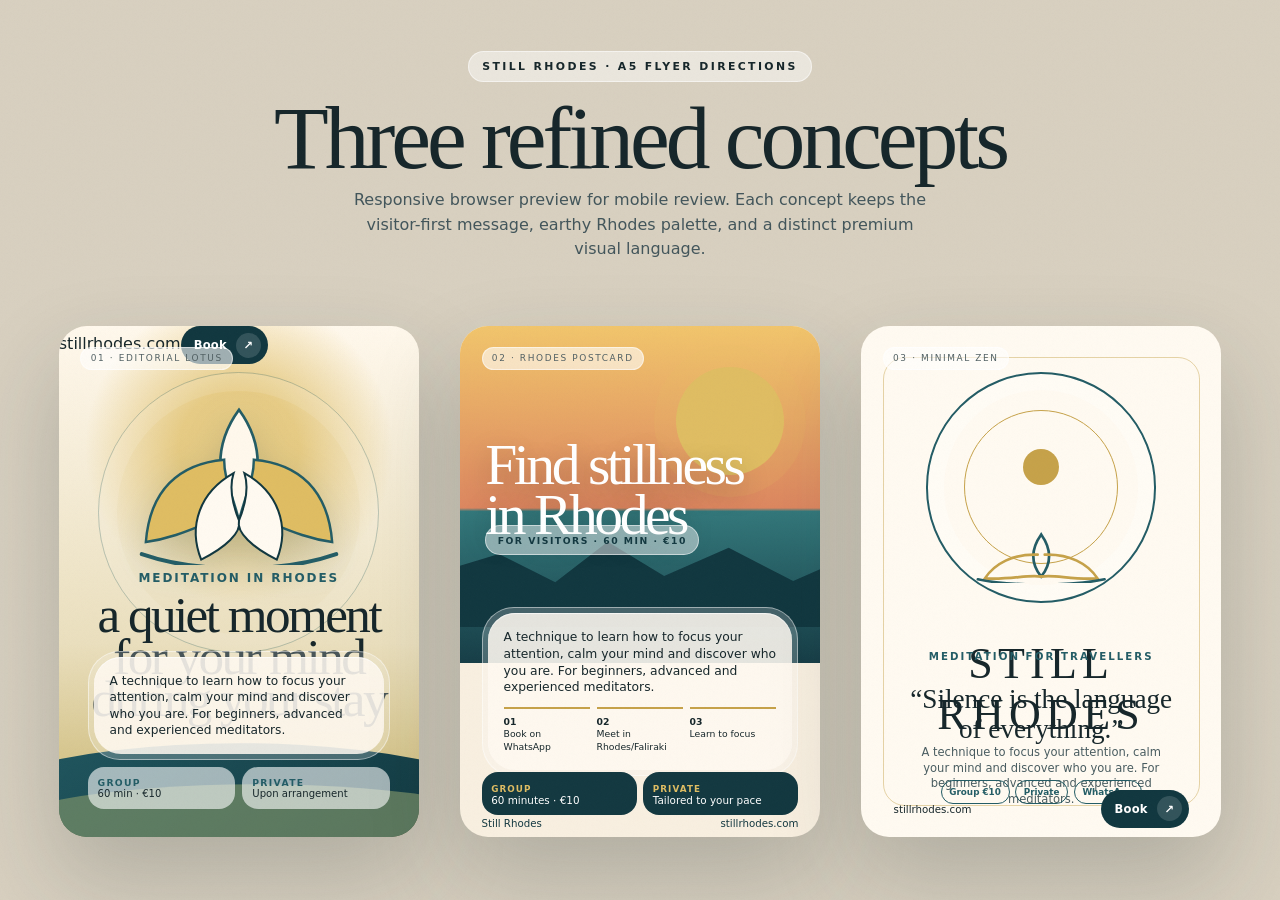
<file: stillrhodes-flyers/responsive-three-concepts.html>
<!doctype html>
<html lang="en">
<head>
<meta charset="utf-8" />
<meta name="viewport" content="width=device-width, initial-scale=1, viewport-fit=cover" />
<title>Still Rhodes — Responsive A5 Concepts</title>
<style>
  @page { size: A5 portrait; margin: 0; }
  :root{
    --paper:#f8f3e7; --paper2:#fffaf1; --ink:#17272b; --muted:#607074;
    --sea:#245d66; --deep:#123840; --sage:#788f68; --gold:#c6a24a; --sun:#dfbd63;
    --curve:cubic-bezier(.32,.72,0,1); --r:2rem;
  }
  *{box-sizing:border-box} html{scroll-behavior:smooth}
  body{margin:0;background:#d8d0c0;color:var(--ink);font-family:"Plus Jakarta Sans","Avenir Next",system-ui,sans-serif;}
  body:before{content:"";position:fixed;inset:0;pointer-events:none;z-index:10;opacity:.055;background-image:url("data:image/svg+xml,%3Csvg xmlns='http://www.w3.org/2000/svg' width='140' height='140'%3E%3Cfilter id='n'%3E%3CfeTurbulence baseFrequency='.75' numOctaves='2' stitchTiles='stitch'/%3E%3C/filter%3E%3Crect width='140' height='140' filter='url(%23n)' opacity='.42'/%3E%3C/svg%3E")}
  .studio{width:min(100%,1280px);margin:auto;padding:clamp(18px,4vw,56px);display:grid;gap:clamp(28px,5vw,72px)}
  .meta{max-width:980px;margin:auto;text-align:center}.meta .eyebrow{display:inline-flex;border-radius:999px;padding:.48rem .8rem;background:#fff7;border:1px solid #fff8;font-size:.68rem;letter-spacing:.22em;text-transform:uppercase}.meta h1{font-family:"PP Editorial New","Cormorant Garamond",Georgia,serif;font-size:clamp(2.2rem,7vw,6rem);line-height:.9;margin:1rem 0 .6rem;font-weight:400;letter-spacing:-.045em}.meta p{margin:auto;max-width:58ch;color:#43565b;line-height:1.55}
  .page{width:min(92vw,420px);aspect-ratio:148/210;margin:auto;position:relative;overflow:hidden;border-radius:28px;background:var(--paper);box-shadow:0 40px 90px rgba(35,48,51,.22);isolation:isolate;break-after:page;transform:translateY(18px);opacity:0;animation:rise 900ms var(--curve) forwards}.page:nth-of-type(2){animation-delay:.12s}.page:nth-of-type(3){animation-delay:.24s}
  @keyframes rise{to{transform:none;opacity:1}} .concept-name{position:absolute;left:6%;top:4%;z-index:4;border-radius:999px;padding:.35rem .58rem;background:#fff9;border:1px solid #fff8;font-size:.56rem;letter-spacing:.18em;text-transform:uppercase;color:#526164}.serif{font-family:"PP Editorial New","Cormorant Garamond",Georgia,serif}.eyebrow{font-size:.62rem;letter-spacing:.22em;text-transform:uppercase;font-weight:800}.shell{padding:5px;border-radius:var(--r);background:rgba(255,255,255,.22);border:1px solid rgba(255,255,255,.48)}.core{border-radius:calc(var(--r) - 5px);background:rgba(255,250,241,.86);box-shadow:inset 0 1px 1px rgba(255,255,255,.72)}.cta{display:inline-flex;align-items:center;gap:.58rem;border:0;border-radius:999px;padding:.42rem .44rem .42rem .82rem;background:var(--deep);color:#fff;text-decoration:none;font-size:.72rem;font-weight:800;letter-spacing:.02em;transition:transform 700ms var(--curve),background 700ms var(--curve)}.cta i{width:1.55rem;height:1.55rem;border-radius:50%;display:grid;place-items:center;background:rgba(255,255,255,.14);font-style:normal;transition:transform 700ms var(--curve)}.cta:hover{transform:translateY(-2px)}.cta:hover i{transform:translate(2px,-1px) scale(1.06)}

  /* 01 Editorial Lotus */
  .lotus-lux{background:radial-gradient(circle at 50% 24%,rgba(223,189,99,.72) 0 14%,transparent 36%),linear-gradient(180deg,#fff8ec 0%,#eadfbe 62%,#c8b46c 100%)}
  .lotus-lux .orb{position:absolute;width:78%;aspect-ratio:1;border:1px solid rgba(36,93,102,.28);border-radius:50%;left:11%;top:9%;box-shadow:inset 0 0 0 18px rgba(255,255,255,.1)}
  .lotus-lux .lotus{position:absolute;left:20%;top:15%;width:60%;height:auto;filter:drop-shadow(0 12px 18px rgba(18,56,64,.18))}.lotus-lux .sea{position:absolute;inset:auto -12% 0 -12%;height:34%;background:linear-gradient(140deg,var(--sea),var(--deep));clip-path:ellipse(72% 54% at 50% 100%)}.lotus-lux .sea:after{content:"";position:absolute;inset:24% 0 0;background:rgba(120,143,104,.72);clip-path:ellipse(62% 40% at 54% 100%)}
  .lotus-lux .copy{position:absolute;left:7%;right:7%;top:48%;text-align:center}.lotus-lux h2{font-size:clamp(2.15rem,9vw,3.2rem);line-height:.82;margin:.55rem 0;font-weight:400;letter-spacing:-.05em}.lotus-lux .sub{color:var(--sea);font-size:.75rem;font-weight:900;letter-spacing:.16em;text-transform:uppercase}.lotus-lux .card{position:absolute;left:8%;right:8%;bottom:15%;font-size:.76rem;line-height:1.35}.lotus-lux .core{padding:1rem}.lotus-lux .offers{position:absolute;left:8%;right:8%;bottom:5.5%;display:grid;grid-template-columns:1fr 1fr;gap:.45rem}.lotus-lux .offer{background:#fff9;border-radius:1rem;padding:.62rem;font-size:.63rem}.lotus-lux .offer b{display:block;color:var(--sea);font-size:.58rem;letter-spacing:.14em;text-transform:uppercase}.lotus-lux .foot{position:absolute;left:8%;right:8%;bottom:1.6%;display:flex;justify-content:space-between;align-items:center;color:white;font-size:.68rem}

  /* 02 Cinematic Rhodes */
  .postcard{background:#f8efe0}.postcard .sky{position:absolute;inset:0 0 34% 0;background:linear-gradient(180deg,#f1c56c,#dc8760 54%,#34787b 55%,#173e47)}.postcard .sun{position:absolute;right:10%;top:12%;width:30%;aspect-ratio:1;border-radius:50%;background:var(--sun);box-shadow:0 0 0 22px rgba(223,189,99,.14)}.postcard .land{position:absolute;left:-6%;right:-6%;top:35%;height:24%;background:#123840;clip-path:polygon(0 55%,15% 40%,29% 63%,42% 30%,56% 58%,72% 35%,88% 62%,100% 45%,100% 100%,0 100%)}.postcard h2{position:absolute;left:7%;top:13%;max-width:74%;color:#fff;font-size:clamp(2.2rem,9vw,3.6rem);line-height:.86;font-weight:400;letter-spacing:-.06em;text-shadow:0 9px 28px rgba(0,0,0,.28)}.postcard .badge{position:absolute;left:7%;top:39%;background:#fff7;border:1px solid #fff8;color:#143941;border-radius:999px;padding:.52rem .72rem;font-size:.58rem;letter-spacing:.16em;text-transform:uppercase;font-weight:900}.postcard .panel{position:absolute;left:6%;right:6%;bottom:12%;font-size:.77rem;line-height:1.37}.postcard .core{padding:1rem}.postcard .steps{display:grid;grid-template-columns:repeat(3,1fr);gap:.38rem;margin-top:.7rem}.postcard .step{border-top:2px solid var(--gold);padding-top:.38rem;font-size:.58rem}.postcard .tiles{position:absolute;left:6%;right:6%;bottom:4.2%;display:grid;grid-template-columns:1fr 1fr;gap:.4rem}.postcard .tile{padding:.6rem;border-radius:1rem;background:#143941;color:white;font-size:.65rem}.postcard .tile b{color:var(--sun);letter-spacing:.12em;text-transform:uppercase;font-size:.55rem}.postcard footer{position:absolute;left:6%;right:6%;bottom:1.5%;display:flex;justify-content:space-between;font-size:.64rem;color:#143941}

  /* 03 Minimal Zen */
  .zen{background:#fffaf1}.zen:before{content:"";position:absolute;inset:6%;border:1px solid rgba(198,162,74,.45);border-radius:22px}.zen .enso{position:absolute;left:18%;top:9%;width:64%;aspect-ratio:1;border:2px solid var(--sea);border-radius:50%;box-shadow:inset 0 0 0 16px #fff4}.zen .enso:after{content:"";position:absolute;inset:16%;border:1px solid var(--gold);border-radius:50%}.zen .dot{position:absolute;left:50%;top:24%;width:10%;aspect-ratio:1;border-radius:50%;background:var(--gold);transform:translateX(-50%)}.zen .mark{position:absolute;left:28%;top:40%;width:44%;height:auto}.zen h2{position:absolute;top:54%;left:0;right:0;text-align:center;font-size:clamp(1.9rem,8vw,2.75rem);font-weight:400;letter-spacing:.12em}.zen .for{position:absolute;top:63.5%;left:0;right:0;text-align:center;color:var(--sea);font-size:.64rem;letter-spacing:.2em;text-transform:uppercase;font-weight:900}.zen .quote{position:absolute;top:70%;left:13%;right:13%;text-align:center;font-size:clamp(1.25rem,5vw,1.7rem);line-height:1.12}.zen .text{position:absolute;top:82%;left:14%;right:14%;text-align:center;font-size:.72rem;line-height:1.35;color:#4a5d61}.zen .chips{position:absolute;left:9%;right:9%;bottom:6.5%;display:flex;gap:.35rem;justify-content:center;flex-wrap:wrap}.zen .chips span{border:1px solid var(--sea);color:var(--sea);border-radius:999px;padding:.38rem .48rem;font-size:.55rem;font-weight:800}.zen footer{position:absolute;left:9%;right:9%;bottom:1.8%;display:flex;justify-content:space-between;align-items:center;font-size:.64rem}

  @media (min-width:980px){.concept-grid{display:grid;grid-template-columns:repeat(3,1fr);gap:26px;align-items:start}.page{width:min(30vw,360px)}}
  @media (max-width:520px){.studio{padding:16px 0 28px}.meta{padding:0 18px}.page{width:94vw;border-radius:20px}.concept-name{font-size:.5rem}.lotus-lux .offers{gap:.32rem}.postcard .steps{grid-template-columns:1fr;gap:.2rem}.zen .chips span{font-size:.5rem}.cta{font-size:.62rem}}
  @media print{body{background:white}.studio{display:block;padding:0}.meta{display:none}.concept-grid{display:block}.page{width:148mm;height:210mm;aspect-ratio:auto;border-radius:0;box-shadow:none;margin:0;page-break-after:always;animation:none;opacity:1;transform:none}}
</style>
</head>
<body>
<main class="studio">
  <header class="meta">
    <span class="eyebrow">Still Rhodes · A5 flyer directions</span>
    <h1>Three refined concepts</h1>
    <p>Responsive browser preview for mobile review. Each concept keeps the visitor-first message, earthy Rhodes palette, and a distinct premium visual language.</p>
  </header>

  <div class="concept-grid">
    <section class="page lotus-lux">
      <div class="concept-name">01 · Editorial Lotus</div>
      <div class="orb"></div>
      <svg class="lotus" viewBox="0 0 160 120" aria-hidden="true">
        <path d="M80 5C99 31 98 60 80 87C62 60 61 31 80 5Z" fill="#fff8ec" stroke="#245d66" stroke-width="2"/>
        <path d="M69 42C35 45 14 65 11 103C47 98 68 78 80 87C75 67 69 57 69 42Z" fill="#dfbd63" stroke="#245d66" stroke-width="1.8"/>
        <path d="M91 42C125 45 146 65 149 103C113 98 92 78 80 87C85 67 91 57 91 42Z" fill="#dfbd63" stroke="#245d66" stroke-width="1.8"/>
        <path d="M76 52C51 66 42 91 52 116C70 107 82 96 80 87C74 72 73 61 76 52Z" fill="#fffaf1" stroke="#123840" stroke-width="1.5"/>
        <path d="M84 52C109 66 118 91 108 116C90 107 78 96 80 87C86 72 87 61 84 52Z" fill="#fffaf1" stroke="#123840" stroke-width="1.5"/>
        <path d="M8 112C48 126 112 126 152 112" fill="none" stroke="#245d66" stroke-width="3" stroke-linecap="round"/>
      </svg>
      <div class="sea"></div>
      <div class="copy">
        <div class="sub">Meditation in Rhodes</div>
        <h2 class="serif">a quiet moment for your mind during your stay</h2>
      </div>
      <div class="shell card"><div class="core">A technique to learn how to focus your attention, calm your mind and discover who you are. For beginners, advanced and experienced meditators.</div></div>
      <div class="offers"><div class="offer"><b>Group</b>60 min · €10</div><div class="offer"><b>Private</b>Upon arrangement</div></div>
      <footer><span>stillrhodes.com</span><a class="cta" href="https://stillrhodes.com">Book <i>↗</i></a></footer>
    </section>

    <section class="page postcard">
      <div class="concept-name">02 · Rhodes Postcard</div>
      <div class="sky"><div class="sun"></div></div><div class="land"></div>
      <h2 class="serif">Find stillness in Rhodes</h2>
      <div class="badge">For visitors · 60 min · €10</div>
      <div class="shell panel"><div class="core">
        A technique to learn how to focus your attention, calm your mind and discover who you are. For beginners, advanced and experienced meditators.
        <div class="steps"><div class="step"><b>01</b><br>Book on WhatsApp</div><div class="step"><b>02</b><br>Meet in Rhodes/Faliraki</div><div class="step"><b>03</b><br>Learn to focus</div></div>
      </div></div>
      <div class="tiles"><div class="tile"><b>Group</b><br>60 minutes · €10</div><div class="tile"><b>Private</b><br>Tailored to your pace</div></div>
      <footer><span>Still Rhodes</span><span>stillrhodes.com</span></footer>
    </section>

    <section class="page zen">
      <div class="concept-name">03 · Minimal Zen</div>
      <div class="enso"></div><div class="dot"></div>
      <svg class="mark" viewBox="0 0 180 60" aria-hidden="true">
        <path d="M90 5C102 22 102 38 90 53C78 38 78 22 90 5Z" fill="none" stroke="#245d66" stroke-width="3"/>
        <path d="M86 28C58 27 37 38 26 55C55 57 76 50 90 53" fill="none" stroke="#c6a24a" stroke-width="3" stroke-linecap="round"/>
        <path d="M94 28C122 27 143 38 154 55C125 57 104 50 90 53" fill="none" stroke="#c6a24a" stroke-width="3" stroke-linecap="round"/>
        <path d="M18 56C55 64 125 64 162 56" fill="none" stroke="#245d66" stroke-width="3" stroke-linecap="round"/>
      </svg>
      <h2 class="serif">STILL RHODES</h2>
      <div class="for">Meditation for travellers</div>
      <div class="quote serif">“Silence is the language of everything.”</div>
      <div class="text">A technique to focus your attention, calm your mind and discover who you are. For beginners, advanced and experienced meditators.</div>
      <div class="chips"><span>Group €10</span><span>Private</span><span>WhatsApp</span></div>
      <footer><span>stillrhodes.com</span><a class="cta" href="https://stillrhodes.com">Book <i>↗</i></a></footer>
    </section>
  </div>
</main>
</body>
</html>
</file>
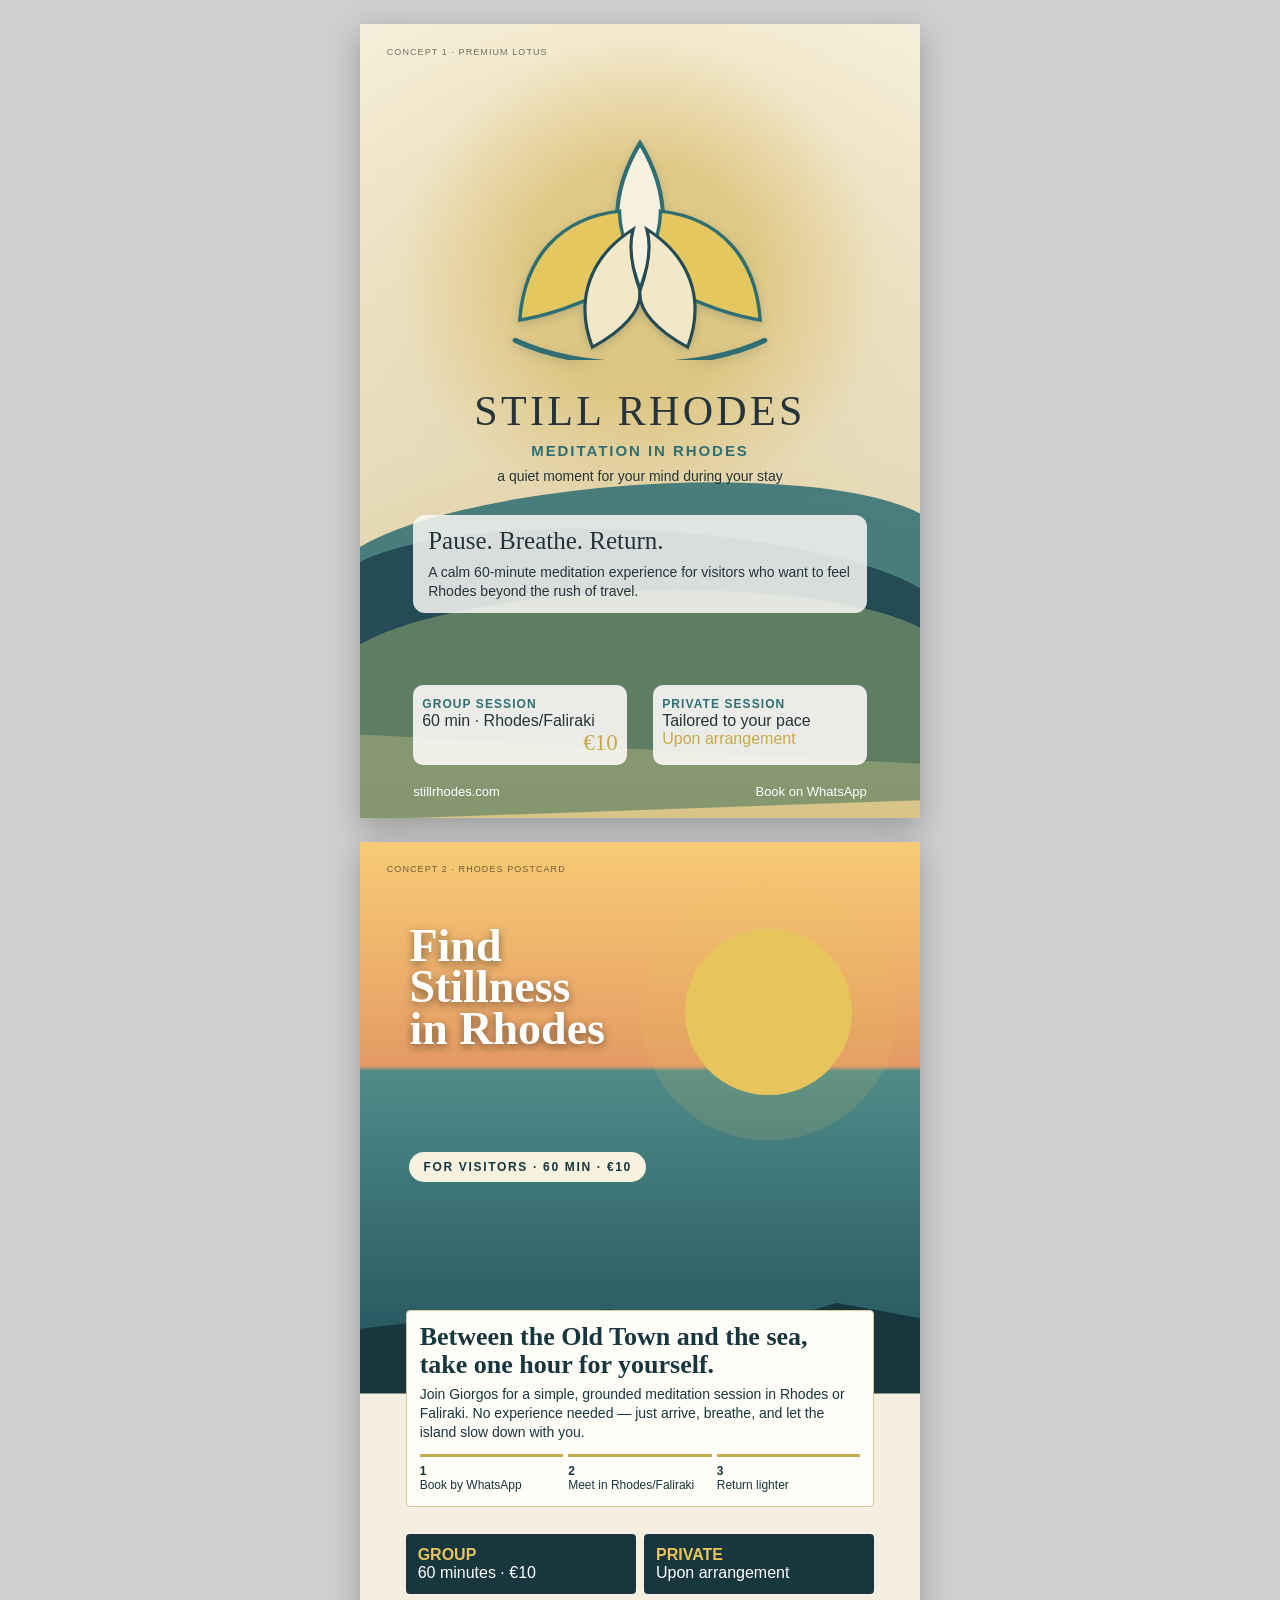
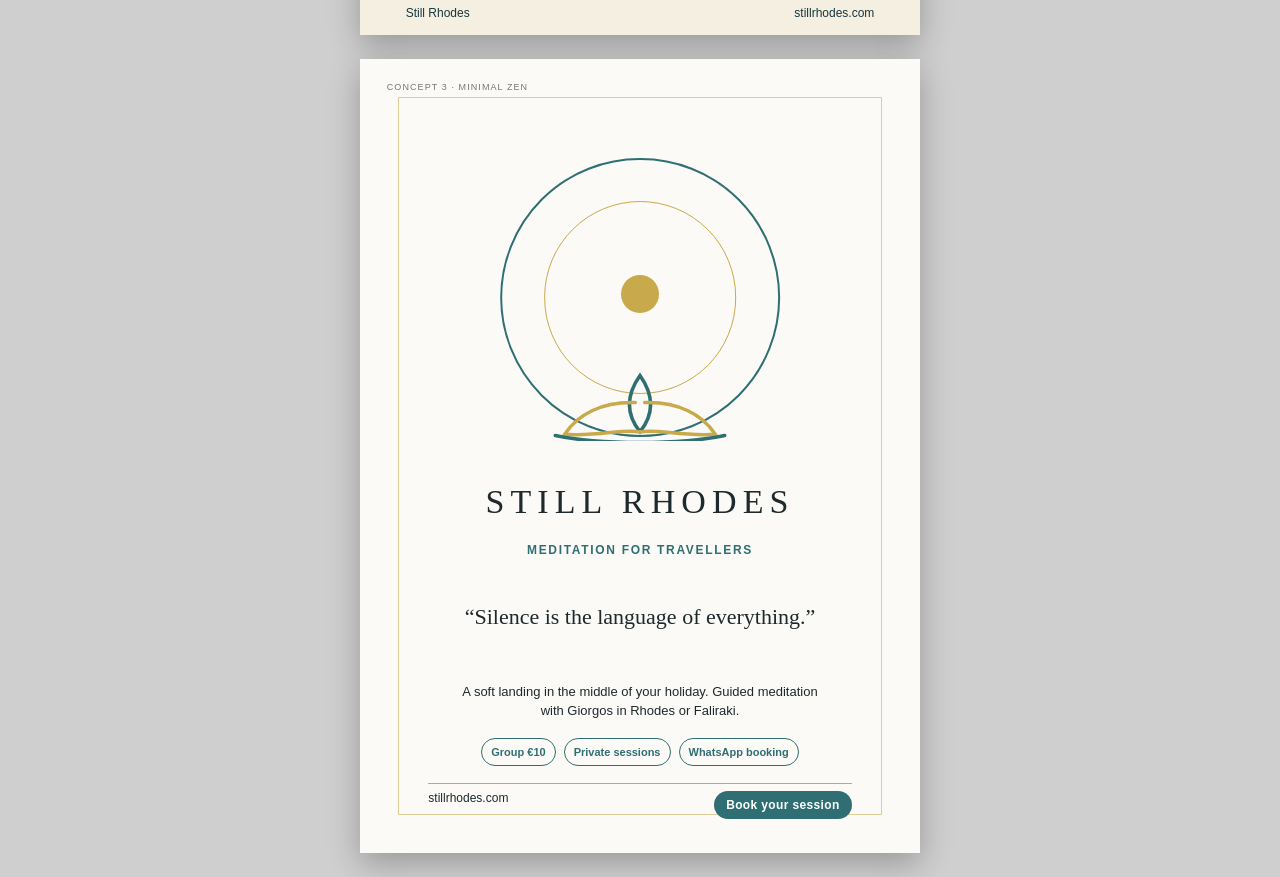
<file: stillrhodes-flyers/three-a5-concepts.html>
<!doctype html>
<html lang="en">
<head>
<meta charset="utf-8" />
<meta name="viewport" content="width=device-width, initial-scale=1" />
<title>Still Rhodes — 3 A5 Flyer Concepts</title>
<style>
  @page { size: A5; margin: 0; }
  :root{
    --cream:#faf8f5; --ink:#25343a; --sea:#2f6f73; --deep:#1f4b55;
    --sage:#6f8b68; --gold:#c8a94c; --sand:#e9dfc4; --rose:#a67f6f;
  }
  *{box-sizing:border-box}
  body{margin:0;background:#cfcfcf;font-family:Inter,Arial,sans-serif;color:var(--ink)}
  .wrap{display:flex;flex-direction:column;gap:24px;align-items:center;padding:24px 0}
  .page{width:148mm;height:210mm;position:relative;overflow:hidden;background:var(--cream);box-shadow:0 10px 30px #0004;page-break-after:always}
  h1,h2,h3,p{margin:0}.serif{font-family:"EB Garamond",Georgia,serif}.smallcaps{letter-spacing:.14em;text-transform:uppercase}
  .label{position:absolute;top:6mm;left:7mm;font-size:9px;letter-spacing:.12em;text-transform:uppercase;color:#0008;z-index:20}
  .cta{display:inline-block;border-radius:999px;padding:8px 14px;font-weight:700;letter-spacing:.03em}

  /* Concept 1 — Premium calm / lotus */
  .c1{background:linear-gradient(180deg,#f7f1df 0%,#e9dfc4 54%,#d8c487 100%)}
  .c1:before{content:"";position:absolute;inset:-20mm;background:radial-gradient(circle at 50% 35%,#d6b85faa 0 16%,#d6b85f22 34%,transparent 58%)}
  .c1 .wave1,.c1 .wave2,.c1 .wave3{position:absolute;left:-5%;width:110%;height:58mm;border-radius:50% 50% 0 0/35% 35% 0 0;bottom:-12mm}
  .c1 .wave1{background:#2f6f73;bottom:30mm;transform:rotate(-4deg);opacity:.86}.c1 .wave2{background:#254c55;bottom:18mm;transform:rotate(3deg)}.c1 .wave3{background:#6f8b68;bottom:2mm;opacity:.78;transform:rotate(-2deg)}
  .lotus{position:absolute;top:29mm;left:50%;transform:translateX(-50%);width:72mm;height:60mm;filter:drop-shadow(0 3px 5px #254c5538)}
  .c1 .title{position:absolute;top:96mm;width:100%;text-align:center}.c1 h1{font-size:42px;letter-spacing:.08em;font-weight:400}.c1 .subtitle{margin-top:7px;color:var(--sea);font-size:15px;font-weight:800;letter-spacing:.13em}.c1 .tag{font-size:14px;margin-top:9px}.c1 .card{position:absolute;left:14mm;right:14mm;top:130mm;background:#faf8f5d9;border-radius:12px;padding:12px 15px}.c1 .card h2{font-size:25px;font-weight:400;margin-bottom:8px}.c1 .card p{font-size:14px;line-height:1.35}.c1 .sessions{position:absolute;left:14mm;right:14mm;bottom:14mm;display:grid;grid-template-columns:1fr 1fr;gap:7mm}.c1 .box{background:#faf8f5e8;border-radius:10px;padding:9px}.c1 .box b{color:var(--sea);font-size:12px;letter-spacing:.09em}.c1 .price{float:right;font-family:Georgia,serif;color:var(--gold);font-size:23px}.c1 footer{position:absolute;left:14mm;right:14mm;bottom:5mm;color:white;display:flex;justify-content:space-between;font-size:13px}

  /* Concept 2 — Tourist postcard / sea route */
  .c2{background:#f5efe2;color:#17363d}.c2 .photo{position:absolute;inset:0 0 69mm 0;background:linear-gradient(180deg,#f7cb75 0%,#e49b64 42%,#4f8b89 43%,#23525b 100%)}
  .c2 .sun{position:absolute;width:44mm;height:44mm;border-radius:50%;background:#e8c45c;top:23mm;right:18mm;box-shadow:0 0 0 12mm #e8c45c22}.c2 .island{position:absolute;left:-10mm;right:-10mm;bottom:64mm;height:42mm;background:#17363d;clip-path:polygon(0 62%,15% 55%,30% 68%,45% 47%,64% 63%,81% 43%,100% 57%,100% 100%,0 100%)}
  .c2 .route{position:absolute;left:12mm;right:12mm;top:124mm;background:#fffdf8;border:1px solid #d7c898;border-radius:4px;padding:12px 13px 14px}.c2 h1{position:absolute;top:22mm;left:13mm;color:white;font-size:46px;line-height:.9;text-shadow:0 3px 8px #0007}.c2 .badge{position:absolute;top:82mm;left:13mm;background:#f7f1df;color:#17363d;border-radius:999px;padding:8px 14px;font-size:12px;font-weight:800}.c2 .route h2{font-size:26px;line-height:1.05;margin-bottom:7px}.c2 .route p{font-size:14px;line-height:1.36}.c2 .steps{display:grid;grid-template-columns:1fr 1fr 1fr;gap:5px;margin-top:12px}.c2 .step{border-top:3px solid var(--gold);padding-top:7px;font-size:12px}.c2 .bottom{position:absolute;left:12mm;right:12mm;bottom:11mm;display:grid;grid-template-columns:1fr 1fr;gap:8px}.c2 .bottom div{background:#17363d;color:white;padding:12px;border-radius:4px}.c2 .bottom b{color:#e8c45c}.c2 footer{position:absolute;left:12mm;right:12mm;bottom:4mm;display:flex;justify-content:space-between;font-size:12px;color:#17363d}

  /* Concept 3 — Minimal zen / premium retreat */
  .c3{background:#fbfaf6;color:#1d292d}.c3:before{content:"";position:absolute;inset:10mm;border:1px solid #c8a94c88}.c3 .circle{position:absolute;top:26mm;left:50%;width:74mm;height:74mm;border:2px solid #2f6f73;border-radius:50%;transform:translateX(-50%)}.c3 .circle:after{content:"";position:absolute;inset:11mm;border:1px solid #c8a94c;border-radius:50%}.c3 .dot{position:absolute;top:57mm;left:50%;width:10mm;height:10mm;margin-left:-5mm;background:#c8a94c;border-radius:50%}.c3 .zenlotus{position:absolute;top:82mm;left:50%;transform:translateX(-50%);width:56mm;height:19mm}.c3 h1{position:absolute;top:112mm;left:0;right:0;text-align:center;font-size:34px;letter-spacing:.18em;font-weight:400}.c3 .mini{position:absolute;top:128mm;left:0;right:0;text-align:center;color:#2f6f73;font-size:12px;font-weight:800}.c3 .quote{position:absolute;top:144mm;left:24mm;right:24mm;text-align:center;font-size:22px;line-height:1.18;color:#1d292d}.c3 .copy{position:absolute;top:165mm;left:24mm;right:24mm;text-align:center;font-size:13px;line-height:1.45}.c3 .bar{position:absolute;left:18mm;right:18mm;bottom:23mm;display:flex;justify-content:center;gap:8px}.c3 .bar span{border:1px solid #2f6f73;color:#2f6f73;border-radius:999px;padding:7px 9px;font-size:11px;font-weight:700}.c3 footer{position:absolute;left:18mm;right:18mm;bottom:9mm;border-top:1px solid #c8a94c;padding-top:7px;display:flex;justify-content:space-between;font-size:12px}.c3 .cta{background:#2f6f73;color:white;padding:7px 12px}
</style>
</head>
<body>
<div class="wrap">

  <section class="page c1">
    <div class="label">Concept 1 · Premium Lotus</div>
    <svg class="lotus" viewBox="0 0 120 100" aria-hidden="true">
      <path d="M60 4C74 27 73 50 60 69C47 50 46 27 60 4Z" fill="#f7f1df" stroke="#2f6f73" stroke-width="1.8"/>
      <path d="M51 34C25 37 9 54 7 82C34 78 50 63 60 69C56 54 51 45 51 34Z" fill="#e4c75f" stroke="#2f6f73" stroke-width="1.5"/>
      <path d="M69 34C95 37 111 54 113 82C86 78 70 63 60 69C64 54 69 45 69 34Z" fill="#e4c75f" stroke="#2f6f73" stroke-width="1.5"/>
      <path d="M57 42C38 54 31 73 39 94C52 87 61 78 60 69C56 58 55 49 57 42Z" fill="#f2e8c8" stroke="#254c55" stroke-width="1.4"/>
      <path d="M63 42C82 54 89 73 81 94C68 87 59 78 60 69C64 58 65 49 63 42Z" fill="#f2e8c8" stroke="#254c55" stroke-width="1.4"/>
      <path d="M5 91C34 105 86 105 115 91" fill="none" stroke="#2f6f73" stroke-width="2.3" stroke-linecap="round"/>
    </svg>
    <div class="wave1"></div><div class="wave2"></div><div class="wave3"></div>
    <div class="title">
      <h1 class="serif">STILL RHODES</h1>
      <div class="subtitle smallcaps">Meditation in Rhodes</div>
      <div class="tag">a quiet moment for your mind during your stay</div>
    </div>
    <div class="card">
      <h2 class="serif">Pause. Breathe. Return.</h2>
      <p>A calm 60-minute meditation experience for visitors who want to feel Rhodes beyond the rush of travel.</p>
    </div>
    <div class="sessions">
      <div class="box"><b>GROUP SESSION</b><br>60 min · Rhodes/Faliraki <span class="price">€10</span></div>
      <div class="box"><b>PRIVATE SESSION</b><br>Tailored to your pace<br><span style="color:var(--gold)">Upon arrangement</span></div>
    </div>
    <footer><span>stillrhodes.com</span><span>Book on WhatsApp</span></footer>
  </section>

  <section class="page c2">
    <div class="label">Concept 2 · Rhodes Postcard</div>
    <div class="photo"><div class="sun"></div></div><div class="island"></div>
    <h1 class="serif">Find<br>Stillness<br>in Rhodes</h1>
    <div class="badge smallcaps">For visitors · 60 min · €10</div>
    <div class="route">
      <h2 class="serif">Between the Old Town and the sea, take one hour for yourself.</h2>
      <p>Join Giorgos for a simple, grounded meditation session in Rhodes or Faliraki. No experience needed — just arrive, breathe, and let the island slow down with you.</p>
      <div class="steps">
        <div class="step"><b>1</b><br>Book by WhatsApp</div>
        <div class="step"><b>2</b><br>Meet in Rhodes/Faliraki</div>
        <div class="step"><b>3</b><br>Return lighter</div>
      </div>
    </div>
    <div class="bottom">
      <div><b>GROUP</b><br>60 minutes · €10</div>
      <div><b>PRIVATE</b><br>Upon arrangement</div>
    </div>
    <footer><span>Still Rhodes</span><span>stillrhodes.com</span></footer>
  </section>

  <section class="page c3">
    <div class="label">Concept 3 · Minimal Zen</div>
    <div class="circle"></div><div class="dot"></div>
    <svg class="zenlotus" viewBox="0 0 180 60" aria-hidden="true">
      <path d="M90 5C102 22 102 38 90 53C78 38 78 22 90 5Z" fill="none" stroke="#2f6f73" stroke-width="3"/>
      <path d="M86 28C58 27 37 38 26 55C55 57 76 50 90 53" fill="none" stroke="#c8a94c" stroke-width="3" stroke-linecap="round"/>
      <path d="M94 28C122 27 143 38 154 55C125 57 104 50 90 53" fill="none" stroke="#c8a94c" stroke-width="3" stroke-linecap="round"/>
      <path d="M18 56C55 64 125 64 162 56" fill="none" stroke="#2f6f73" stroke-width="3" stroke-linecap="round"/>
    </svg>
    <h1 class="serif">STILL RHODES</h1>
    <div class="mini smallcaps">Meditation for travellers</div>
    <div class="quote serif">“Silence is the language of everything.”</div>
    <div class="copy">A soft landing in the middle of your holiday. Guided meditation with Giorgos in Rhodes or Faliraki.</div>
    <div class="bar"><span>Group €10</span><span>Private sessions</span><span>WhatsApp booking</span></div>
    <footer><span>stillrhodes.com</span><span class="cta">Book your session</span></footer>
  </section>

</div>
</body>
</html>
</file>
<file: style.css>
/* All web fonts self-hosted from /fonts. Subsets:
   - EB Garamond: Greek + Latin (display, hero/h2/h3 — LCP-critical for Greek).
   - Spectral:    Latin only (English body — Greek body falls back to Georgia,
                  upstream Google Fonts has no Greek subset for Spectral).
   - Inter:       Latin + Greek (UI labels, both langs).
   Latin-ext / Greek-ext / Cyrillic / Vietnamese subsets dropped — site copy
   is monotonic Greek + plain English, no diacritics that need them. */
@font-face {
  font-family: 'EB Garamond';
  font-style: normal;
  font-weight: 400;
  font-display: swap;
  src: url('fonts/eb-garamond-greek.woff2') format('woff2');
  unicode-range: U+0370-0377, U+037A-037F, U+0384-038A, U+038C, U+038E-03A1, U+03A3-03FF;
}
@font-face {
  font-family: 'EB Garamond';
  font-style: normal;
  font-weight: 400;
  font-display: swap;
  src: url('fonts/eb-garamond-latin.woff2') format('woff2');
  unicode-range: U+0000-00FF, U+0131, U+0152-0153, U+02BB-02BC, U+02C6, U+02DA, U+02DC, U+0304, U+0308, U+0329, U+2000-206F, U+20AC, U+2122, U+2191, U+2193, U+2212, U+2215, U+FEFF, U+FFFD;
}
@font-face {
  font-family: 'Inter';
  font-style: normal;
  font-weight: 300;
  font-display: swap;
  src: url('fonts/inter-300-normal-greek.woff2') format('woff2');
  unicode-range: U+0370-0377, U+037A-037F, U+0384-038A, U+038C, U+038E-03A1, U+03A3-03FF;
}
@font-face {
  font-family: 'Inter';
  font-style: normal;
  font-weight: 300;
  font-display: swap;
  src: url('fonts/inter-300-normal-latin.woff2') format('woff2');
  unicode-range: U+0000-00FF, U+0131, U+0152-0153, U+02BB-02BC, U+02C6, U+02DA, U+02DC, U+0304, U+0308, U+0329, U+2000-206F, U+20AC, U+2122, U+2191, U+2193, U+2212, U+2215, U+FEFF, U+FFFD;
}
@font-face {
  font-family: 'Inter';
  font-style: normal;
  font-weight: 400;
  font-display: swap;
  src: url('fonts/inter-400-normal-greek.woff2') format('woff2');
  unicode-range: U+0370-0377, U+037A-037F, U+0384-038A, U+038C, U+038E-03A1, U+03A3-03FF;
}
@font-face {
  font-family: 'Inter';
  font-style: normal;
  font-weight: 400;
  font-display: swap;
  src: url('fonts/inter-400-normal-latin.woff2') format('woff2');
  unicode-range: U+0000-00FF, U+0131, U+0152-0153, U+02BB-02BC, U+02C6, U+02DA, U+02DC, U+0304, U+0308, U+0329, U+2000-206F, U+20AC, U+2122, U+2191, U+2193, U+2212, U+2215, U+FEFF, U+FFFD;
}
@font-face {
  font-family: 'Spectral';
  font-style: italic;
  font-weight: 300;
  font-display: swap;
  src: url('fonts/spectral-300-italic-latin.woff2') format('woff2');
  unicode-range: U+0000-00FF, U+0131, U+0152-0153, U+02BB-02BC, U+02C6, U+02DA, U+02DC, U+0304, U+0308, U+0329, U+2000-206F, U+20AC, U+2122, U+2191, U+2193, U+2212, U+2215, U+FEFF, U+FFFD;
}
@font-face {
  font-family: 'Spectral';
  font-style: normal;
  font-weight: 300;
  font-display: swap;
  src: url('fonts/spectral-300-normal-latin.woff2') format('woff2');
  unicode-range: U+0000-00FF, U+0131, U+0152-0153, U+02BB-02BC, U+02C6, U+02DA, U+02DC, U+0304, U+0308, U+0329, U+2000-206F, U+20AC, U+2122, U+2191, U+2193, U+2212, U+2215, U+FEFF, U+FFFD;
}
@font-face {
  font-family: 'Spectral';
  font-style: normal;
  font-weight: 400;
  font-display: swap;
  src: url('fonts/spectral-400-normal-latin.woff2') format('woff2');
  unicode-range: U+0000-00FF, U+0131, U+0152-0153, U+02BB-02BC, U+02C6, U+02DA, U+02DC, U+0304, U+0308, U+0329, U+2000-206F, U+20AC, U+2122, U+2191, U+2193, U+2212, U+2215, U+FEFF, U+FFFD;
}

:root {
  /* Core Palette - Inspired by Rhodes and Meditation */
  --cream: #faf8f5;
  --warm-black: #2d2a26;
  --gold: #9e8a5f;
  --gold-muted: rgba(158, 138, 95, 0.2);
  --sea: #5a7a7a;
  --sea-muted: rgba(90, 122, 122, 0.1);
  --rose: #a67f6f;
  --muted: rgba(45, 42, 38, 0.8);
  
  /* Glassmorphism Tokens */
  --glass-bg: rgba(250, 248, 245, 0.7);
  --glass-border: rgba(45, 42, 38, 0.05);
  --glass-shadow: 0 8px 32px 0 rgba(45, 42, 38, 0.08);
  --blur-amount: 12px;
  
  /* Spacing & Transitions */
  --safe-padding: 2rem;
  --transition-slow: 0.8s cubic-bezier(0.4, 0, 0.2, 1);
  --transition-med: 0.4s cubic-bezier(0.4, 0, 0.2, 1);
}

*, *::before, *::after { margin: 0; padding: 0; box-sizing: border-box; }

/* Touch optimizations */
a, button {
  -webkit-tap-highlight-color: transparent;
  touch-action: manipulation;
}

/* Smooth scroll only when no motion preference */
@media (prefers-reduced-motion: no-preference) {
  html { scroll-behavior: smooth; }
}

/* Kill animations for users who request it */
@media (prefers-reduced-motion: reduce) {
  *, *::before, *::after {
    animation-duration: 0.01ms !important;
    transition-duration: 0.01ms !important;
  }
}

body {
  font-family: 'Spectral', Georgia, serif;
  font-weight: 300;
  background: var(--cream);
  color: var(--warm-black);
  line-height: 1.85;
  font-size: 19px;
  overflow-x: hidden;
  transition: background-color var(--transition-med);
}

/* Typography Enhancements */
h1, h2, h3, .garamond {
  font-family: 'EB Garamond', serif;
  font-weight: 400;
  line-height: 1.2;
}

.inter {
  font-family: 'Inter', sans-serif;
  letter-spacing: -0.01em;
}

/* Glassmorphic Utilities */
.glass-panel {
  background: var(--glass-bg);
  backdrop-filter: blur(var(--blur-amount));
  -webkit-backdrop-filter: blur(var(--blur-amount));
  border: 1px solid var(--glass-border);
  box-shadow: var(--glass-shadow);
  border-radius: 2px; /* Keeping it sharp for a minimalist look */
}

/* Lang Toggle - Glassmorphic */
.lang-toggle {
  position: fixed;
  top: 1.5rem;
  right: 1.5rem;
  z-index: 1000;
  display: flex;
  gap: 0.25rem;
  padding: 0.25rem;
  background: rgba(45, 42, 38, 0.55);
  backdrop-filter: blur(8px);
  -webkit-backdrop-filter: blur(8px);
  border-radius: 4px;
  border: 1px solid rgba(255,255,255,0.1);
}

.lang-btn {
  background: transparent;
  border: none;
  color: rgba(255,255,255,0.6);
  font-family: 'EB Garamond', serif;
  font-size: 0.9rem;
  padding: 0.4rem 0.8rem;
  cursor: pointer;
  transition: all var(--transition-med);
  border-radius: 2px;
}

.lang-btn.active {
  color: #fff;
  background: rgba(255,255,255,0.15);
}

/* Hero - Presence centered */
.hero {
  min-height: 100vh;
  display: flex;
  flex-direction: column;
  justify-content: center;
  padding: 4rem var(--safe-padding);
  position: relative;
  overflow: hidden;
}

.hero-bg {
  position: absolute;
  inset: 0;
  z-index: 0;
  display: block;
}

.hero-bg img {
  width: 100%;
  height: 100%;
  object-fit: cover;
  object-position: center;
}

.hero::before {
  content: '';
  position: absolute;
  inset: 0;
  background: linear-gradient(to right, rgba(250, 248, 245, 0.8) 0%, rgba(250, 248, 245, 0.2) 100%);
  z-index: 1;
}

.hero-content {
  position: relative;
  z-index: 2;
  max-width: 900px;
  margin: 0 auto;
  width: 100%;
  transform: translateY(20px);
  animation: fadeInPresence var(--transition-slow) forwards;
}

@keyframes fadeInPresence {
  to { transform: translateY(0); }
}

.hero h1 {
  font-size: clamp(2.8rem, 8vw, 4.5rem);
  margin-bottom: 2rem;
  letter-spacing: -0.02em;
}

.hero .intro {
  font-style: italic;
  color: var(--muted);
  font-size: 1.2rem;
  max-width: 600px;
  position: relative;
  padding-left: 1.5rem;
}

.hero .intro::before {
  content: '';
  position: absolute;
  left: 0;
  top: 0.5rem;
  bottom: 0.5rem;
  width: 1px;
  background: var(--gold);
}

/* Chapters - The Narrative Path */
.chapter {
  max-width: 720px;
  margin: 0 auto;
  padding: 8rem var(--safe-padding);
  position: relative;
}

.chapter h2 {
  font-size: 0.9rem;
  letter-spacing: 0.3em;
  text-transform: uppercase;
  color: var(--gold);
  margin-bottom: 3.5rem;
  display: flex;
  align-items: center;
  gap: 1rem;
}

.chapter h2::after {
  content: '';
  flex: 1;
  height: 1px;
  background: var(--gold-muted);
}

.chapter p {
  margin-bottom: 2.2rem;
  transition: color var(--transition-med);
}

.chapter p:hover {
  color: var(--warm-black);
}

/* Aside - The Silent Voice */
.aside {
  margin: 5rem 0;
  padding: 3rem;
  background: var(--sea-muted);
  font-style: italic;
  color: var(--sea);
  position: relative;
  border-radius: 2px;
}

.aside::before {
  content: '"';
  position: absolute;
  top: -1rem;
  left: 1.5rem;
  font-size: 5rem;
  font-family: 'EB Garamond', serif;
  opacity: 0.1;
}

/* Image Break */
.image-break {
  position: relative;
  width: 100%;
  height: 90svh;
  margin: 4rem 0;
  overflow: hidden;
}

.image-break picture,
.image-break img {
  position: absolute;
  inset: 0;
  width: 100%;
  height: 100%;
  display: block;
}

.image-break img {
  object-fit: cover;
  object-position: center 85%;
  filter: grayscale(20%) contrast(1.05);
}

.image-break::after {
  content: '';
  position: absolute;
  inset: 0;
  box-shadow: inset 0 0 100px rgba(0,0,0,0.1);
  pointer-events: none;
}

/* Sessions - The Practice Space */
.sessions-chapter {
  background: var(--warm-black);
  color: var(--cream);
  padding: 8rem var(--safe-padding);
}

.session-card {
  padding: 2.5rem;
  background: rgba(255, 255, 255, 0.03);
  border: 1px solid rgba(255, 255, 255, 0.05);
  transition: all var(--transition-med);
  margin-bottom: 2rem;
}

.session-card:hover {
  background: rgba(255, 255, 255, 0.06);
  transform: translateY(-5px);
  border-color: var(--gold);
}

.session-card h3 {
  font-size: 1.6rem;
  color: var(--gold);
  margin-bottom: 1rem;
}

/* Contact - Integration */
.contact-section {
  padding: 10rem var(--safe-padding);
  text-align: center;
  background: linear-gradient(to bottom, var(--cream), #f0ede9);
}

.whatsapp-btn {
  display: inline-flex;
  align-items: center;
  gap: 1rem;
  text-decoration: none;
  color: var(--warm-black);
  padding: 1.2rem 3rem;
  border: 1px solid var(--warm-black);
  font-family: 'EB Garamond', serif;
  font-size: 1.2rem;
  transition: all var(--transition-med);
  position: relative;
  overflow: hidden;
}

.whatsapp-btn:hover {
  background: var(--warm-black);
  color: var(--cream);
}

/* Language visibility — gated on <html data-lang> set by the pre-paint script
   in index.html so the right language is visible on first paint. */
html[data-lang="en"] [data-lang="el"]:not(.lang-btn) { display: none; }
html[data-lang="el"] [data-lang="en"]:not(.lang-btn) { display: none; }

/* Certification strip */
.certification {
  margin-top: 3rem;
  font-size: 0.8rem;
  border-top: 1px solid var(--gold-muted);
  padding-top: 1rem;
  color: var(--gold);
}

/* Sessions heading */
.sessions-title {
  color: var(--gold);
}

/* Inline text link */
.text-link {
  color: var(--sea);
  text-decoration: underline;
  text-underline-offset: 3px;
  transition: opacity var(--transition-med);
}
.text-link:hover { opacity: 0.7; }

/* Session price */
.session-price {
  color: var(--gold);
  margin-top: 1rem;
}

/* Footer sub-line */
.footer-sub {
  margin-top: 1rem;
}

/* Contact tagline */
.contact-tagline {
  margin-bottom: 3rem;
  font-style: italic;
  color: var(--muted);
}

/* Footer */
.site-footer {
  padding: 5rem 2rem;
  text-align: center;
  font-size: 0.9rem;
  color: var(--muted);
  background: #f0ede9;
}

/* Scroll-reveal (JS-applied to below-fold elements only).
   Default state stays visible for no-JS users, reduced-motion users, and
   above-fold elements. After reveal, setTimeout(850) removes both classes
   so the element returns to default CSS, preserving :hover transitions
   on .session-card that would otherwise be outranked by specificity. */
.chapter.pre-reveal,
.session-card.pre-reveal {
  opacity: 0;
  transform: translateY(30px);
  transition: opacity 0.8s cubic-bezier(0.4, 0, 0.2, 1),
              transform 0.8s cubic-bezier(0.4, 0, 0.2, 1);
}
.chapter.pre-reveal.is-revealed,
.session-card.pre-reveal.is-revealed {
  opacity: 1;
  transform: translateY(0);
}

/* ── Mobile ──────────────────────────────────────────── */
@media (max-width: 768px) {
  :root { --safe-padding: 1.25rem; }

  body { font-size: 17px; }

  /* Hero: gradient top→bottom on portrait so text is readable */
  .hero {
    justify-content: flex-end;
    padding-bottom: 4rem;
    min-height: 100svh;
  }
  .hero::before {
    background: linear-gradient(to top, rgba(250,248,245,0.92) 0%, rgba(250,248,245,0.1) 100%);
  }
  .hero h1 { font-size: clamp(2.2rem, 10vw, 3rem); }

  /* Lang toggle — min 44px tap target */
  .lang-btn { padding: 0.75rem 1.1rem; font-size: 1rem; }

  /* Chapters */
  .chapter { padding: 4rem var(--safe-padding); }
  .aside { padding: 2rem 1.5rem; margin: 3rem 0; }

  /* Image break */
  .image-break { height: 70svh; }

  /* Sessions */
  .sessions-chapter { padding: 4rem var(--safe-padding); }
  .session-card { padding: 1.75rem; }
  /* Remove hover lift on touch — it sticks */
  .session-card:hover { transform: none; }

  /* Contact */
  .contact-section { padding: 5rem var(--safe-padding); }
  .whatsapp-btn {
    display: block;
    text-align: center;
    padding: 1.1rem 1.5rem;
  }

  /* Footer */
  .site-footer { padding: 3rem var(--safe-padding); }
}
</file>
